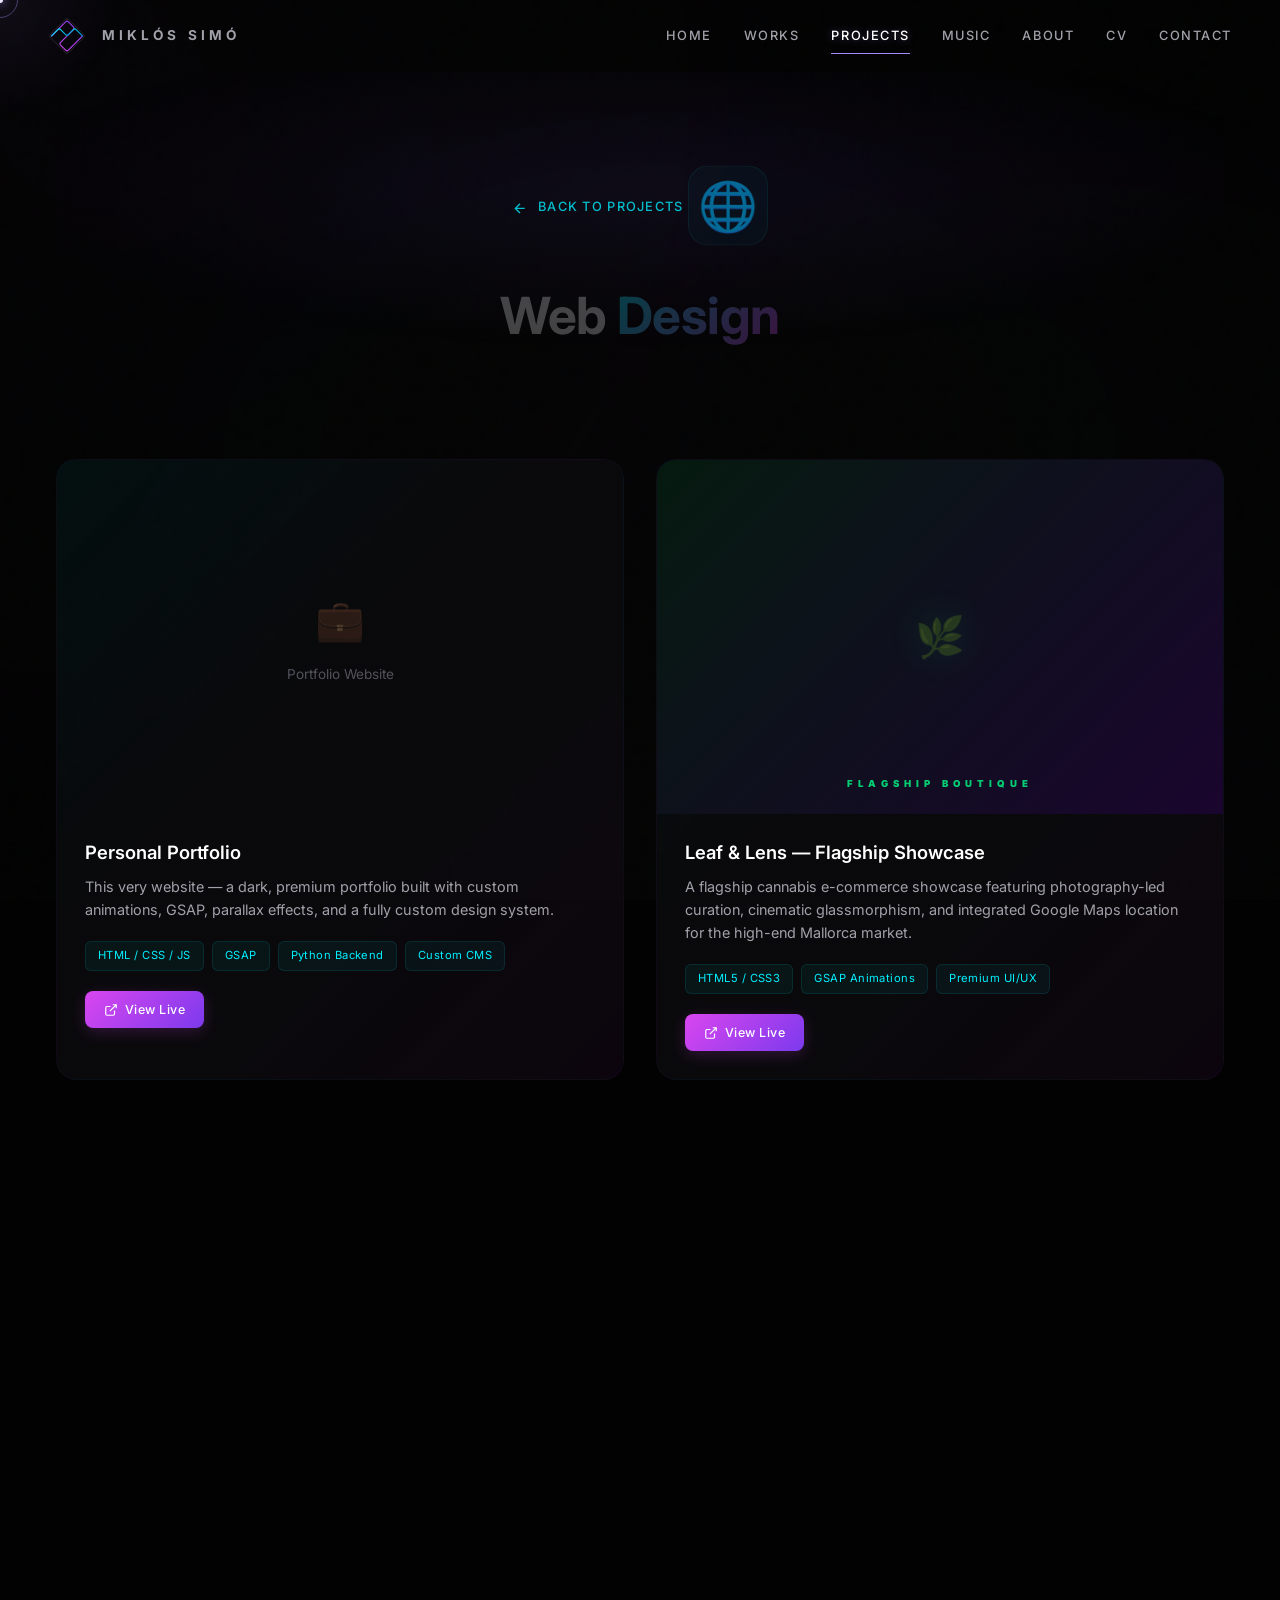
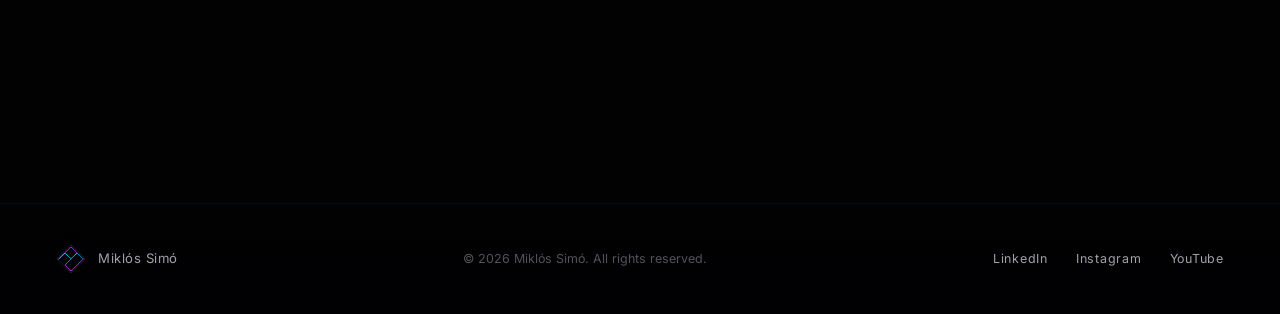
<file: gallery-web.html>
<!DOCTYPE html>
<html lang="en">
<head>
  <meta charset="UTF-8">
  <meta name="viewport" content="width=device-width, initial-scale=1.0">
  <title>Web Design — Miklós Simó</title>
  <meta name="description" content="Web design portfolio of Miklós Simó — modern websites, landing pages, and web applications.">
  <link rel="preconnect" href="https://fonts.googleapis.com">
  <link rel="preconnect" href="https://fonts.gstatic.com" crossorigin>
  <link href="https://fonts.googleapis.com/css2?family=Inter:wght@300;400;500;600;700&family=Sora:wght@300;400;500;600;700;800&display=swap" rel="stylesheet">
  <link rel="icon" type="image/svg+xml" href="data:image/svg+xml,%3Csvg xmlns='http://www.w3.org/2000/svg' viewBox='0 0 32 32'%3E%3Crect width='32' height='32' rx='6' fill='%231a0533'/%3E%3Ctext x='16' y='22' font-family='sans-serif' font-size='14' font-weight='700' fill='%238b5cf6' text-anchor='middle'%3EMS%3C/text%3E%3C/svg%3E">
  <link rel="stylesheet" href="styles.css">
  <link rel="stylesheet" href="gallery.css">
</head>
<body>

<!-- Premium Ambient Background Motion & Subtle Dust -->
<div class="ambient-bg" aria-hidden="true">
  <div class="ambient-dust"></div>
  <div class="ambient-blob ambient-blob-1"></div>
  <div class="ambient-blob ambient-blob-2"></div>
  <div class="ambient-blob ambient-blob-3"></div>
</div>

<!-- Cursor -->
<div class="cursor-dot" id="cursor-dot" aria-hidden="true"></div>
<div class="cursor-ring" id="cursor-ring" aria-hidden="true"></div>
<div class="cursor-glow" id="cursor-glow" aria-hidden="true"></div>

<!-- Navigation -->
<header class="main-nav scrolled" id="main-nav">
  <div class="nav-container">
    <a href="index.html" class="nav-brand" id="nav-brand-link">
      <svg class="brand-svg diamond-nav-svg" width="38" height="38" viewBox="0 0 100 100" xmlns="http://www.w3.org/2000/svg">
        <defs>
          <linearGradient id="gweb-nav-cyan" x1="0%" y1="0%" x2="100%" y2="100%">
            <stop offset="0%" stop-color="#00f0ff"/>
            <stop offset="100%" stop-color="#0284c7"/>
          </linearGradient>
          <linearGradient id="gweb-nav-purple" x1="0%" y1="100%" x2="100%" y2="0%">
            <stop offset="0%" stop-color="#d946ef"/>
            <stop offset="100%" stop-color="#7c3aed"/>
          </linearGradient>
        </defs>
        <path class="logo-outer" d="M 45.8 6.2 Q 50 2 54.2 6.2 L 93.8 45.8 Q 98 50 93.8 54.2 L 54.2 93.8 Q 50 98 45.8 93.8 L 6.2 54.2 Q 2 50 6.2 45.8 Z" fill="none" stroke="rgba(255,255,255,0.18)" stroke-width="2"/>
        <g transform="scale(0.85)" transform-origin="50 50">
          <path class="logo-s" d="M 98 50 L 54.2 93.8 Q 50 98 45.8 93.8 L 30.2 78.2 Q 26 74 30.2 69.8 L 69.8 30.2 Q 74 26 69.8 21.8 L 54.2 6.2 Q 50 2 45.8 6.2 L 2 50" fill="none" stroke="url(#gweb-nav-purple)" stroke-width="3.5" stroke-linecap="round" stroke-linejoin="round"/>
          <path class="logo-m" d="M 2 50 L 21.8 30.2 Q 26 26 30.2 30.2 L 45.8 45.8 Q 50 50 54.2 45.8 L 69.8 30.2 Q 74 26 78.2 30.2 L 98 50" fill="none" stroke="url(#gweb-nav-cyan)" stroke-width="3.5" stroke-linecap="round" stroke-linejoin="round"/>
        </g>
      </svg>
      <span class="brand-name">MIKLÓS SIMÓ</span>
    </a>
    <nav class="nav-links" aria-label="Main navigation">
      <a href="index.html#hero" class="nav-link">Home</a>
      <a href="index.html#featured" class="nav-link">Works</a>
      <a href="index.html#projects" class="nav-link active">Projects</a>
      <a href="index.html#music" class="nav-link">Music</a>
      <a href="index.html#about" class="nav-link">About</a>
      <a href="index.html#cv" class="nav-link">CV</a>
      <a href="index.html#contact" class="nav-link">Contact</a>
    </nav>
    <button class="menu-toggle" id="menu-toggle" aria-label="Toggle menu">
      <span></span><span></span><span></span>
    </button>
  </div>
</header>
<div class="mobile-nav-overlay" id="mobile-nav-overlay">
  <nav class="mobile-nav-links">
    <a href="index.html#hero" class="mobile-nav-link">Home</a>
    <a href="index.html#featured" class="mobile-nav-link">Works</a>
    <a href="index.html#projects" class="mobile-nav-link">Projects</a>
    <a href="index.html#music" class="mobile-nav-link">Music</a>
    <a href="index.html#about" class="mobile-nav-link">About</a>
    <a href="index.html#cv" class="mobile-nav-link">CV</a>
    <a href="index.html#contact" class="mobile-nav-link">Contact</a>
  </nav>
</div>

<!-- ═══════════════ WEB DESIGN GALLERY ═══════════════ -->
<main class="gallery-page">
  <div class="container">

    <div class="gallery-hero">
      <a href="index.html#projects" class="gallery-back">
        <svg viewBox="0 0 24 24" fill="none" stroke="currentColor" stroke-width="2"><path d="M19 12H5M12 19l-7-7 7-7"/></svg>
        Back to Projects
      </a>
      <div class="gallery-hero-icon">🌐</div>
      <h1>Web <em>Design</em></h1>
      <p>Modern websites and web applications designed with attention to aesthetics, UX, and performance.</p>
    </div>

    <div class="gallery-content">
      <div class="web-projects-grid">

        <!-- Project 1: Portfolio Website -->
        <div class="web-project-card reveal-up">
          <div class="web-project-screenshots">
            <div class="screenshot-placeholder">
              <span class="screenshot-placeholder-icon">💼</span>
              <span>Portfolio Website</span>
            </div>
          </div>
          <div class="web-project-body">
            <h3>Personal Portfolio</h3>
            <p>This very website — a dark, premium portfolio built with custom animations, GSAP, parallax effects, and a fully custom design system.</p>
            <div class="web-project-techs">
              <span class="web-tech">HTML / CSS / JS</span>
              <span class="web-tech">GSAP</span>
              <span class="web-tech">Python Backend</span>
              <span class="web-tech">Custom CMS</span>
            </div>
            <div class="web-project-actions">
              <a href="index.html" class="web-btn web-btn-live">
                <svg width="14" height="14" viewBox="0 0 24 24" fill="none" stroke="currentColor" stroke-width="2"><path d="M18 13v6a2 2 0 0 1-2 2H5a2 2 0 0 1-2-2V8a2 2 0 0 1 2-2h6"/><polyline points="15 3 21 3 21 9"/><line x1="10" y1="14" x2="21" y2="3"/></svg>
                View Live
              </a>
            </div>
          </div>
        </div>

        <!-- Project 2: Cannabis Shop -->
        <div class="web-project-card reveal-up">
          <div class="web-project-screenshots">
            <div class="screenshot-placeholder" style="background: linear-gradient(135deg, #051a0f 0%, #1a052e 100%);">
              <span class="screenshot-placeholder-icon" style="filter: drop-shadow(0 0 20px rgba(0,255,136,0.5));">🌿</span>
              <div style="position: absolute; bottom: 20px; text-align: center; width: 100%;">
                <span style="color: #00ff88; font-weight: 900; letter-spacing: 5px; font-size: 0.6rem; text-transform: uppercase; opacity: 0.8;">Flagship Boutique</span>
              </div>
            </div>
          </div>
          <div class="web-project-body">
            <h3>Leaf & Lens — Flagship Showcase</h3>
            <p>A flagship cannabis e-commerce showcase featuring photography-led curation, cinematic glassmorphism, and integrated Google Maps location for the high-end Mallorca market.</p>
            <div class="web-project-techs">
              <span class="web-tech">HTML5 / CSS3</span>
              <span class="web-tech">GSAP Animations</span>
              <span class="web-tech">Premium UI/UX</span>
            </div>
            <div class="web-project-actions">
              <a href="projects/cannabis-shop/index.html" target="_blank" class="web-btn web-btn-live">
                <svg width="14" height="14" viewBox="0 0 24 24" fill="none" stroke="currentColor" stroke-width="2"><path d="M18 13v6a2 2 0 0 1-2 2H5a2 2 0 0 1-2-2V8a2 2 0 0 1 2-2h6"/><polyline points="15 3 21 3 21 9"/><line x1="10" y1="14" x2="21" y2="3"/></svg>
                View Live
              </a>
            </div>
          </div>
        </div>

        <!-- Project 3: E-commerce -->
        <div class="web-project-card reveal-up">
          <div class="web-project-screenshots">
            <div class="screenshot-placeholder">
              <span class="screenshot-placeholder-icon">🛒</span>
              <span>E-Commerce Store</span>
            </div>
          </div>
          <div class="web-project-body">
            <h3>E-Commerce Concept</h3>
            <p>Full e-commerce website design with product catalog, cart system, checkout flow, and admin dashboard concept.</p>
            <div class="web-project-techs">
              <span class="web-tech">React</span>
              <span class="web-tech">Node.js</span>
              <span class="web-tech">Stripe</span>
            </div>
            <div class="web-project-actions">
              <span class="web-btn web-btn-coming">Coming Soon</span>
            </div>
          </div>
        </div>

        <!-- Project 4: Dashboard -->
        <div class="web-project-card reveal-up">
          <div class="web-project-screenshots">
            <div class="screenshot-placeholder">
              <span class="screenshot-placeholder-icon">📊</span>
              <span>Analytics Dashboard</span>
            </div>
          </div>
          <div class="web-project-body">
            <h3>Analytics Dashboard</h3>
            <p>Dark-themed analytics dashboard with real-time charts, data visualization components, and a clean, modern interface.</p>
            <div class="web-project-techs">
              <span class="web-tech">Vue.js</span>
              <span class="web-tech">D3.js</span>
              <span class="web-tech">Chart.js</span>
            </div>
            <div class="web-project-actions">
              <span class="web-btn web-btn-coming">Coming Soon</span>
            </div>
          </div>
        </div>

      </div>
    </div>

  </div>
</main>

<!-- Footer -->
<footer class="main-footer">
  <div class="container">
    <div class="footer-content">
      <div class="footer-brand">
        <svg class="footer-svg" width="30" height="30" viewBox="0 0 100 100" xmlns="http://www.w3.org/2000/svg">
          <defs>
            <linearGradient id="gweb-foot-cyan" x1="0%" y1="0%" x2="100%" y2="100%">
              <stop offset="0%" stop-color="#00f0ff"/>
              <stop offset="100%" stop-color="#0284c7"/>
            </linearGradient>
            <linearGradient id="gweb-foot-purple" x1="0%" y1="100%" x2="100%" y2="0%">
              <stop offset="0%" stop-color="#d946ef"/>
              <stop offset="100%" stop-color="#7c3aed"/>
            </linearGradient>
          </defs>
          <path d="M 45.8 6.2 Q 50 2 54.2 6.2 L 93.8 45.8 Q 98 50 93.8 54.2 L 54.2 93.8 Q 50 98 45.8 93.8 L 6.2 54.2 Q 2 50 6.2 45.8 Z" fill="none" stroke="rgba(255,255,255,0.18)" stroke-width="2"/>
          <g transform="scale(0.85)" transform-origin="50 50">
            <path d="M 98 50 L 54.2 93.8 Q 50 98 45.8 93.8 L 30.2 78.2 Q 26 74 30.2 69.8 L 69.8 30.2 Q 74 26 69.8 21.8 L 54.2 6.2 Q 50 2 45.8 6.2 L 2 50" fill="none" stroke="url(#gweb-foot-purple)" stroke-width="3.5" stroke-linecap="round" stroke-linejoin="round"/>
            <path d="M 2 50 L 21.8 30.2 Q 26 26 30.2 30.2 L 45.8 45.8 Q 50 50 54.2 45.8 L 69.8 30.2 Q 74 26 78.2 30.2 L 98 50" fill="none" stroke="url(#gweb-foot-cyan)" stroke-width="3.5" stroke-linecap="round" stroke-linejoin="round"/>
          </g>
        </svg>
        <span class="footer-name">Miklós Simó</span>
      </div>
      <p class="footer-copy">© 2026 Miklós Simó. All rights reserved.</p>
      <div class="footer-links">
        <a href="https://www.linkedin.com/" target="_blank">LinkedIn</a>
        <a href="https://www.instagram.com/" target="_blank">Instagram</a>
        <a href="https://www.youtube.com/" target="_blank">YouTube</a>
      </div>
    </div>
  </div>
</footer>

<script src="https://cdnjs.cloudflare.com/ajax/libs/gsap/3.12.5/gsap.min.js"></script>
<script src="gallery.js"></script>
</body>
</html>
</file>
<file: styles.css>
/* ═══════════════════════════════════════════════
   MIKLÓS SIMÓ — LUXURY DIAMOND PORTFOLIO
   Design System & Core Styles
═══════════════════════════════════════════════ */

:root {
  /* ── AAA Cinematic Studio Palette ── */
  --bg-deep: #020202; /* Pure charcoal black for the void */
  --bg-surface: #070707;
  --bg-card: linear-gradient(135deg, rgba(0, 240, 255, 0.05) 0%, rgba(10, 10, 12, 0.95) 40%, rgba(10, 10, 12, 0.95) 60%, rgba(217, 70, 239, 0.05) 100%);
  --bg-card-hover: linear-gradient(135deg, rgba(0, 240, 255, 0.1) 0%, rgba(10, 10, 12, 0.98) 40%, rgba(10, 10, 12, 0.98) 60%, rgba(217, 70, 239, 0.1) 100%);
  --card-border: 1px solid rgba(0, 240, 255, 0.1);
  --card-border-hover: 1px solid rgba(217, 70, 239, 0.25);
  --card-glow-hover: 0 15px 45px rgba(0,0,0,0.8), 0 0 30px rgba(0, 240, 255, 0.2), 0 0 30px rgba(217, 70, 239, 0.2);
  --bg-elevated: #111115;
  
  /* ── Cyber Neon Accents ── */
  --neon-cyan: #00f0ff;
  --neon-purple: #d946ef;
  --neon-blue: #3b82f6;
  
  --purple-900: #1a0b2e;
  --purple-700: #3b1c6b;
  --purple-500: #7c3aed;
  --purple-400: #a78bfa;
  --purple-300: #c4b5fd;
  --purple-200: #ede9fe;
  
  --violet-glow: #a855f7;
  --cyan-glow: #0ea5e9;
  
  /* ── Unified Gradients ── */
  --text-gradient-hero: linear-gradient(125deg, #f0e6ff 0%, #d8b4fe 30%, #d946ef 70%, #c026d3 100%);
  
  /* ── Text Hierarchy ── */
  --text-primary: #ffffff;
  --text-secondary: #a1a1aa;
  --text-muted: #52525b;
  
  /* ── Glass & Depth ── */
  --glass-bg: rgba(5, 5, 5, 0.75);
  --glass-border: rgba(255, 255, 255, 0.04);
  
  /* ── Cinematic Glows ── */
  --glow-sm: 0 4px 20px rgba(0, 240, 255, 0.15), 0 0 10px rgba(217, 70, 239, 0.1);
  --glow-md: 0 8px 30px rgba(0, 240, 255, 0.2), 0 0 15px rgba(217, 70, 239, 0.15);
  --glow-lg: 0 12px 50px rgba(0, 240, 255, 0.25), 0 0 25px rgba(217, 70, 239, 0.2);
  
  /* ── AAA Easing ── */
  --ease-out: cubic-bezier(0.19, 1, 0.22, 1);
  --ease-spring: cubic-bezier(0.175, 0.885, 0.32, 1.275);
  --ease-smooth: cubic-bezier(0.25, 1, 0.5, 1);
  --font-display: 'Inter', sans-serif;
  --font-body: 'Inter', sans-serif;
  --container: 1400px;
  --nav-h: 72px;
  --section-pad: clamp(8rem, 16vh, 13rem);
  --hover-scale: 1.05;
}

*, *::before, *::after { margin:0; padding:0; box-sizing:border-box; }
html { font-size:16px; scroll-behavior:smooth; background:var(--bg-deep); }
body {
  font-family:var(--font-body); color:var(--text-primary);
  background:var(--bg-deep); line-height:1.6; overflow-x:hidden;
  -webkit-font-smoothing:antialiased;
  -moz-osx-font-smoothing:grayscale;
  text-rendering:optimizeLegibility;
}
::selection { background:rgba(139,92,246,.35); color:#fff; }
a { color:inherit; text-decoration:none; }
img { max-width:100%; display:block; }
button { font-family:inherit; cursor:none; border:none; background:none; color:inherit; }

.container { max-width:var(--container); margin:0 auto; padding:0 clamp(1.5rem,5vw,3.5rem); width:100%; }
.section { padding:var(--section-pad) 0; position:relative; z-index:1; overflow:hidden; }
.glass-panel {
  background:var(--glass-bg); backdrop-filter:blur(28px); -webkit-backdrop-filter:blur(28px);
  border:1px solid var(--glass-border); border-radius:20px;
  transition:border-color .5s var(--ease-out), box-shadow .5s var(--ease-out);
}

/* ══════════════════════════════════════════════════
   GLOBAL AMBIENT BACKGROUND MOTION
   ══════════════════════════════════════════════════ */
.ambient-bg {
  position: fixed;
  inset: 0;
  z-index: 0;
  pointer-events: none;
  overflow: hidden;
  background: var(--bg-deep);
}

.ambient-blob {
  position: absolute;
  border-radius: 50%;
  filter: blur(180px);
  opacity: 0.14;
  mix-blend-mode: screen;
  animation: ambient-drift 40s ease-in-out infinite alternate;
  will-change: transform;
  transform: translate3d(0, 0, 0);
  backface-visibility: hidden;
}

.ambient-blob-1 {
  width: 800px;
  height: 800px;
  background: radial-gradient(circle, rgba(139, 92, 246, 0.18) 0%, transparent 70%);
  top: -300px;
  left: -300px;
  animation-duration: 50s;
}

.ambient-blob-2 {
  width: 1000px;
  height: 1000px;
  background: radial-gradient(circle, rgba(123, 94, 167, 0.12) 0%, transparent 70%);
  bottom: -400px;
  right: -300px;
  animation-duration: 65s;
  animation-direction: alternate-reverse;
}

.ambient-blob-3 {
  width: 700px;
  height: 700px;
  background: radial-gradient(circle, rgba(96, 165, 250, 0.08) 0%, transparent 70%);
  top: 35%;
  left: 25%;
  animation-duration: 70s;
}


@keyframes ambient-drift {
  0% { transform: translate3d(0, 0, 0) scale(1.0); }
  50% { transform: translate3d(30px, -20px, 0) scale(1.05); }
  100% { transform: translate3d(-20px, 15px, 0) scale(0.95); }
}

/* Very subtle static noise/dust overlay for cinematic depth */
.ambient-dust {
  position: absolute;
  inset: -100%;
  width: 300%;
  height: 300%;
  background-image: url("data:image/svg+xml,%3Csvg viewBox='0 0 200 200' xmlns='http://www.w3.org/2000/svg'%3E%3Cfilter id='noiseFilter'%3E%3CfeTurbulence type='fractalNoise' baseFrequency='0.9' numOctaves='4' stitchTiles='stitch'/%3E%3C/filter%3E%3Crect width='100%25' height='100%25' filter='url(%23noiseFilter)'/%3E%3C/svg%3E");
  opacity: 0.045; /* Cinema noise */
  mix-blend-mode: overlay;
  pointer-events: none;
  z-index: 1;
  animation: dust-rotate 300s linear infinite;
}

@keyframes dust-rotate {
  0% { transform: rotate(0deg); }
  100% { transform: rotate(360deg); }
}

/* ══════════════════════════════════════════════════
   AAA CINEMATIC LOADER
   ══════════════════════════════════════════════════ */

.loader {
  position:fixed; inset:0; z-index:10000;
  /* Darken base to true black for maximum void effect / reduce stutter visually */
  background: #000000; 
  display:flex; align-items:center; justify-content:center;
  overflow:hidden;
  /* Use the AAA smooth easing here for the final fade out */
  transition:opacity 1.2s cubic-bezier(0.25, 1, 0.5, 1), visibility 1.2s;
  will-change: opacity, visibility;
  transform: translate3d(0,0,0); /* Hardware acceleration to prevent mobile flicker */
  backface-visibility: hidden;
  perspective: 1000px;
}
.loader.done { opacity:0; visibility:hidden; pointer-events:none; }

.aaa-loader-container {
  display: flex;
  flex-direction: column;
  align-items: center;
  gap: 40px;
  z-index: 2;
  position: relative;
}

.aaa-loader-svg {
  width: 15vw;
  max-width: 180px;
  min-width: 100px;
  overflow: visible;
  /* Hardware acceleration to prevent stroboscope rendering on mobile */
  transform: translate3d(0,0,0);
  will-change: transform;
}

/* Neon HUD Line Drawing Animations */
.aaa-line {
  stroke-dasharray: 600;
  stroke-dashoffset: 600;
}

/* Base outline starts hidden, draws in fast and smooth */
.aaa-outer, .aaa-outer-glow {
  transition: stroke-dashoffset 2.2s cubic-bezier(0.25, 1, 0.5, 1);
}

/* Inner neon S & M paths */
.aaa-line-s {
  stroke-dasharray: 450;
  stroke-dashoffset: 450;
  transition: stroke-dashoffset 1.8s cubic-bezier(0.25, 1, 0.5, 1) 0.3s;
}
.aaa-line-m {
  stroke-dasharray: 450;
  stroke-dashoffset: 450;
  transition: stroke-dashoffset 1.8s cubic-bezier(0.25, 1, 0.5, 1) 0.5s;
}

/* Class added via JS to trigger the draw */
.draw-active .aaa-outer { stroke-dashoffset: 0; }
.draw-active .aaa-outer-glow { stroke-dashoffset: 0; opacity: 1; transition: stroke-dashoffset 2.2s cubic-bezier(0.25, 1, 0.5, 1), opacity 1s ease 0.8s; }
.draw-active .aaa-line-s { stroke-dashoffset: 0; }
.draw-active .aaa-line-m { stroke-dashoffset: 0; }
.draw-active .aaa-loader-svg {
  filter: drop-shadow(0 0 15px rgba(0, 240, 255, 0.3)) drop-shadow(0 0 15px rgba(217, 70, 239, 0.3));
  transition: filter 2s ease 1.2s;
}

/* Final cinematic pop before exit — buttery smooth, no strobing */
.aaa-loader-exit-pulse {
  animation: cinematic-pulse 1.4s cubic-bezier(0.4, 0, 0.2, 1) forwards;
  will-change: transform, opacity;
  transform: translate3d(0,0,0);
  backface-visibility: hidden;
}

@keyframes cinematic-pulse {
  0%   { transform: scale(1);    filter: drop-shadow(0 0 15px rgba(0,240,255,0.35)) drop-shadow(0 0 15px rgba(217,70,239,0.35)); opacity: 1; }
  45%  { transform: scale(1.04); filter: drop-shadow(0 0 45px rgba(0,240,255,0.65)) drop-shadow(0 0 45px rgba(217,70,239,0.65)) brightness(1.3); opacity: 1; }
  75%  { transform: scale(1.08); filter: drop-shadow(0 0 70px rgba(0,240,255,0.8))  drop-shadow(0 0 70px rgba(217,70,239,0.8))  brightness(1.8); opacity: 0.95; }
  100% { transform: scale(1.15); filter: drop-shadow(0 0 90px rgba(0,240,255,1))   drop-shadow(0 0 90px rgba(217,70,239,1))   brightness(2.5); opacity: 0; }
}

/* ── CURSOR ── */
.cursor-dot {
  width:6px; height:6px; background:var(--purple-200); border-radius:50%;
  position:fixed; top:0; left:0; pointer-events:none; z-index:9999;
  transform:translate(-50%,-50%); box-shadow:0 0 10px var(--purple-400);
}
.cursor-ring {
  width:36px; height:36px; border:1px solid rgba(167,139,250,.4);
  border-radius:50%; position:fixed; top:0; left:0; pointer-events:none; z-index:9998;
  transform:translate(-50%,-50%); transition:width .3s cubic-bezier(0.16, 1, 0.3, 1), height .3s cubic-bezier(0.16, 1, 0.3, 1), border-color .3s, background .3s;
}
.cursor-ring.hov { width:64px; height:64px; border-color:var(--purple-400); background:rgba(139,92,246,.05); border-width:1.5px; }
.cursor-glow {
  width:260px; height:260px; border-radius:50%; position:fixed; top:0; left:0;
  pointer-events:none; z-index:9990; transform:translate(-50%,-50%);
  background:radial-gradient(circle,rgba(167,139,250,.08) 0%,transparent 65%);
  transition:width .4s, height .4s, background .4s;
}
.cursor-glow.hov { width:320px; height:320px; background:radial-gradient(circle,rgba(167,139,250,.12) 0%,transparent 70%); }

/* Cursor Ripple Effect */
.cursor-ripple {
  position:fixed; border-radius:50%; border:2px solid var(--purple-400);
  pointer-events:none; z-index:9997; transform:translate(-50%,-50%) scale(0.5); opacity:1;
  animation:ripple-out 0.6s cubic-bezier(0.16, 1, 0.3, 1) forwards;
}
@keyframes ripple-out {
  100% { transform:translate(-50%,-50%) scale(2); opacity:0; border-width:0; }
}

/* FIX: hide custom cursor on touch devices */
@media (pointer:coarse) { .cursor-dot,.cursor-ring,.cursor-glow { display:none; } body { cursor:auto; } button { cursor:pointer; } }

/* ── NAV ── */
.main-nav {
  position:fixed; top:0; left:0; width:100%; height:var(--nav-h); z-index:1000;
  display:flex; align-items:center; transition:background .4s,backdrop-filter .4s,box-shadow .4s;
}
.main-nav.scrolled {
  background:rgba(3,2,6,.88); backdrop-filter:blur(20px); -webkit-backdrop-filter:blur(20px);
  box-shadow:0 1px 0 rgba(139,92,246,.06), 0 4px 30px rgba(0,0,0,.3);
}
.nav-container { display:flex; align-items:center; justify-content:space-between; width:100%; max-width:var(--container); margin:0 auto; padding:0 clamp(1.5rem,4vw,3rem); }
/* ── NAV BRAND — AAA cinematic monogram ── */
.nav-brand {
  display: flex;
  align-items: center;
  gap: 1rem;
  text-decoration: none;
  -webkit-tap-highlight-color: transparent;
  outline: none;
  position: relative;
}

.brand-svg {
  display: block;
  overflow: visible;
  transition: transform 0.6s cubic-bezier(0.19, 1, 0.22, 1);
}

.nav-brand:hover .brand-svg {
  transform: translateY(-2px) scale(var(--hover-scale));
  filter: drop-shadow(0 0 15px rgba(0,240,255,0.4));
}

/* SVG Neon Pulses on hover */
.logo-s, .logo-m, .logo-outer {
  transition: filter 0.6s var(--ease-out), stroke-opacity 0.6s;
}

.nav-brand:hover .logo-s {
  filter: drop-shadow(0 0 8px rgba(217,70,239,0.8));
}
.nav-brand:hover .logo-m {
  filter: drop-shadow(0 0 8px rgba(0,240,255,0.8));
}

.brand-name {
  font-family:var(--font-display);
  font-weight:700;
  font-size:.85rem;
  letter-spacing:.3em;
  text-transform:uppercase;
  position: relative;
  transition: color .4s, text-shadow 0.4s;
  color:var(--text-secondary);
}
.nav-brand:hover .brand-name {
  color:var(--text-primary);
  text-shadow: 0 0 15px rgba(255,255,255,0.5);
}
.nav-links { display:flex; gap:2rem; }
.nav-link {
  font-size:.8rem; font-weight:500; letter-spacing:.12em; text-transform:uppercase;
  color:var(--text-secondary); position:relative; padding:.5rem 0; transition:color .3s;
}
.nav-link::after {
  content:''; position:absolute; bottom:0; left:0; width:0; height:1.5px;
  background:var(--purple-400); transition:width .3s var(--ease-out);
}
.nav-link:hover,.nav-link.active { color:var(--text-primary); }
.nav-link:hover::after,.nav-link.active::after { width:100%; }
.menu-toggle { display:none; flex-direction:column; gap:5px; padding:8px; }
.menu-toggle span { width:22px; height:1.5px; background:var(--text-primary); transition:transform .3s,opacity .3s; }
.menu-toggle.open span:nth-child(1) { transform:rotate(45deg) translate(4px,4px); }
.menu-toggle.open span:nth-child(2) { opacity:0; }
.menu-toggle.open span:nth-child(3) { transform:rotate(-45deg) translate(5px,-5px); }

.mobile-nav-overlay {
  position:fixed; inset:0; z-index:999; background:rgba(3,1,8,.95); backdrop-filter:blur(20px);
  display:flex; align-items:center; justify-content:center;
  opacity:0; visibility:hidden; transition:opacity .4s,visibility .4s;
}
.mobile-nav-overlay.open { opacity:1; visibility:visible; }
.mobile-nav-links { display:flex; flex-direction:column; gap:1.5rem; text-align:center; }
.mobile-nav-link { font-family:var(--font-display); font-size:1.8rem; font-weight:600; color:var(--text-primary); letter-spacing:.05em; }

/* ═══════════════════════════════════════════════
   HERO — AAA CINEMATIC BACKGROUND
   ═══════════════════════════════════════════════ */
.hero-section {
  position:relative; min-height:100vh; display:flex; align-items:center; justify-content:center;
  overflow:hidden;
}

/* Background container */
.hero-bg {
  position:absolute; inset:0; z-index:0;
  background-color: var(--bg-deep);
}

.hero-bg-base {
  position:absolute; inset:0;
  background: radial-gradient(ellipse 120% 80% at 50% 30%, #0a0318 0%, #020202 70%);
  z-index:0;
}

/* Massive background rotating HUD diamond */
.hero-bg-logo {
  position: absolute;
  top: 50%; left: 50%;
  width: 130vw; height: 130vw;
  max-width: 1800px; max-height: 1800px;
  transform: translate3d(-50%, -50%, 0);
  animation: hud-diamond-rotate 200s linear infinite;
  opacity: 0.5;
  z-index: 1;
  pointer-events: none;
  filter: blur(2px) drop-shadow(0 0 30px rgba(217,70,239,0.15)) drop-shadow(0 0 60px rgba(0,240,255,0.08));
  will-change: transform;
  backface-visibility: hidden;
}

.hero-bg-logo svg {
  width: 100%; height: 100%;
}

@keyframes hud-diamond-rotate {
  0%   { transform: translate3d(-50%, -50%, 0) rotate(0deg)   scale(1); }
  50%  { transform: translate3d(-50%, -50%, 0) rotate(180deg) scale(1.03); }
  100% { transform: translate3d(-50%, -50%, 0) rotate(360deg) scale(1); }
}

/* Floating Glass Orbs — geometry motion */
.glass-orb {
  position: absolute;
  border-radius: 50%;
  pointer-events: none;
  will-change: transform;
  transform: translate3d(0, 0, 0);
  backface-visibility: hidden;
}
.orb-1 {
  width: clamp(160px, 18vw, 280px);
  height: clamp(160px, 18vw, 280px);
  top: 12%; left: 8%;
  background: radial-gradient(circle at 35% 35%, rgba(0,240,255,0.08) 0%, rgba(0,240,255,0.03) 50%, transparent 70%);
  border: 1px solid rgba(0,240,255,0.06);
  filter: blur(1px);
  animation: orb-float-a 22s ease-in-out infinite alternate;
}
.orb-2 {
  width: clamp(120px, 14vw, 220px);
  height: clamp(120px, 14vw, 220px);
  top: 55%; right: 10%;
  background: radial-gradient(circle at 40% 40%, rgba(217,70,239,0.1) 0%, rgba(217,70,239,0.04) 50%, transparent 70%);
  border: 1px solid rgba(217,70,239,0.07);
  filter: blur(1px);
  animation: orb-float-b 28s ease-in-out infinite alternate;
}
.orb-3 {
  width: clamp(80px, 10vw, 160px);
  height: clamp(80px, 10vw, 160px);
  top: 30%; right: 25%;
  background: radial-gradient(circle at 38% 38%, rgba(124,58,237,0.12) 0%, transparent 70%);
  border: 1px solid rgba(139,92,246,0.07);
  filter: blur(1px);
  animation: orb-float-c 18s ease-in-out infinite alternate;
}
@keyframes orb-float-a {
  0%   { transform: translate3d(0,0,0) scale(1); }
  33%  { transform: translate3d(20px,-15px,0) scale(1.04); }
  66%  { transform: translate3d(-10px,25px,0) scale(0.97); }
  100% { transform: translate3d(15px,10px,0) scale(1.02); }
}
@keyframes orb-float-b {
  0%   { transform: translate3d(0,0,0) scale(1); }
  40%  { transform: translate3d(-25px,20px,0) scale(1.06); }
  80%  { transform: translate3d(15px,-10px,0) scale(0.95); }
  100% { transform: translate3d(-5px,30px,0) scale(1.03); }
}
@keyframes orb-float-c {
  0%   { transform: translate3d(0,0,0) scale(1); }
  50%  { transform: translate3d(18px,-22px,0) scale(1.08); }
  100% { transform: translate3d(-12px,14px,0) scale(0.93); }
}

/* All background layers share this base */
.hero-bg-layer {
  position:absolute; inset:-20%; width:140%; height:140%;
  will-change:transform; transform:translateZ(0);
  backface-visibility:hidden;
}

/* Layer 1: Deep neon aura — cyan left, pink right */
.hero-layer-stars {
  background:
    radial-gradient(ellipse 70% 80% at 20% 65%, rgba(0,240,255,0.18) 0%, transparent 55%),
    radial-gradient(ellipse 60% 70% at 80% 30%, rgba(217,70,239,0.20) 0%, transparent 55%),
    radial-gradient(ellipse 50% 60% at 50% 50%, rgba(88,28,135,0.15) 0%, transparent 60%);
  filter: blur(60px);
  animation: fluid-aura 30s cubic-bezier(0.4, 0, 0.2, 1) infinite alternate;
  z-index: 2;
  will-change: transform;
  transform: translate3d(0,0,0);
}

/* Layer 2: Bright highlight bloom */
.hero-layer-nebula {
  background:
    radial-gradient(ellipse at 75% 75%, rgba(0,240,255,0.12) 0%, transparent 40%),
    radial-gradient(ellipse at 25% 25%, rgba(217,70,239,0.10) 0%, transparent 40%);
  filter: blur(50px);
  mix-blend-mode: screen;
  animation: fluid-aura 22s cubic-bezier(0.4, 0, 0.2, 1) infinite alternate-reverse;
  z-index: 3;
  will-change: transform;
  transform: translate3d(0,0,0);
}

@keyframes fluid-aura {
  0%   { transform: translate3d(0,0,0) scale(1) rotate(0deg); }
  50%  { transform: translate3d(2%,-2%,0) scale(1.08) rotate(1deg); }
  100% { transform: translate3d(-2%,3%,0) scale(0.96) rotate(-1deg); }
}

/* Layer 5: Particle canvas */
.hero-layer-particles {
  pointer-events:none;
  mix-blend-mode: screen;
  opacity: 0.9;
  z-index: 4;
  transform: translate3d(0,0,0);
  will-change: transform;
  backface-visibility: hidden;
}
.hero-layer-particles canvas { width:100%; height:100%; }

/* Layer 6: Edge light bleeding — cyan top, pink bottom */
.hero-layer-rays {
  background:
    radial-gradient(ellipse at 50% -10%, rgba(0,240,255,0.18) 0%, transparent 45%),
    radial-gradient(ellipse at 50% 110%, rgba(217,70,239,0.15) 0%, transparent 45%),
    radial-gradient(ellipse at -5% 50%, rgba(0,240,255,0.10) 0%, transparent 40%),
    radial-gradient(ellipse at 105% 50%, rgba(217,70,239,0.10) 0%, transparent 40%);
  filter: blur(40px);
  z-index: 2;
}

/* Cinematic deep vignette - darker for more premium contrast */
.hero-bg-vignette {
  position:absolute; inset:0; z-index:7; pointer-events:none;
  background:radial-gradient(ellipse 90% 75% at 50% 50%, rgba(2,2,2,0.1) 20%, rgba(2,2,2,0.7) 60%, rgba(2,2,2,0.98) 100%);
}

/* Bottom gradient fade to section */
.hero-bg-gradient {
  position:absolute; inset:0; z-index:8; pointer-events:none;
  background:linear-gradient(
    180deg,
    rgba(2,2,2,0.08) 0%,
    transparent 20%,
    transparent 55%,
    rgba(2,2,2,0.5) 72%,
    rgba(2,2,2,0.98) 90%,
    rgba(2,2,2,1) 100%
  );
}

/* ── HERO CONTENT ── */
.hero-content { position:relative; z-index:10; text-align:center; padding:0 clamp(1.5rem,5vw,5rem); max-width:1400px; width: 100%; }
.hero-greeting {
  font-size:clamp(.75rem,.9vw,.9rem); letter-spacing:.55em; text-transform:uppercase;
  color:var(--neon-cyan); margin-bottom:1.5rem; font-weight:600; opacity:0;
  text-shadow: 0 0 12px rgba(0,240,255,0.5), 0 0 30px rgba(0,240,255,0.2);
  will-change: transform, opacity;
  transform: translate3d(0,0,0);
  backface-visibility: hidden;
}
.hero-name {
  font-family:var(--font-display);
  font-size:clamp(5.5rem, 14vw, 160px);
  font-weight:800;
  line-height:0.88;
  margin-bottom:2.5rem;
  letter-spacing:-0.04em;
  opacity: 0;
  transform: translate3d(0, 20px, 0) scale(0.9);
  filter: drop-shadow(0 20px 50px rgba(0,0,0,0.9));
  will-change: transform, opacity, filter;
  backface-visibility: hidden;
}
.name-line { display:block; }
.name-line:first-child {
  color:#ffffff;
  text-shadow: 0 0 60px rgba(255,255,255,0.08);
}
.name-line.accent {
  background: var(--text-gradient-hero);
  -webkit-background-clip:text; background-clip:text; -webkit-text-fill-color:transparent;
  filter: drop-shadow(0 0 50px rgba(217,70,239,0.4));
}
.hero-title {
  font-size:clamp(.82rem,.95vw,1rem); color:var(--text-secondary); margin-bottom:1.5rem;
  letter-spacing:.22em; text-transform:uppercase; font-weight:400; opacity: 0;
  will-change: transform, opacity;
  transform: translate3d(0,0,0);
  backface-visibility: hidden;
}
.title-divider { margin:0 1rem; color:var(--neon-cyan); opacity:.3; }
.hero-tagline {
  font-size:clamp(.95rem,1.1vw,1.05rem); color:var(--text-muted); max-width:520px;
  margin:0 auto 4rem; line-height:1.9; opacity: 0;
  will-change: transform, opacity;
  transform: translate3d(0,0,0);
  backface-visibility: hidden;
}

.hero-cta {
  display:flex; gap:1rem; justify-content:center; flex-wrap:wrap; 
  will-change: transform, opacity;
  transform: translate3d(0,0,0);
  backface-visibility: hidden;
}
.glow-btn { position:relative; overflow:hidden; }
.btn-glow { position:absolute; inset:0; opacity:0; transition:opacity .4s; }
.glow-btn:hover .btn-glow { opacity:1; }

.btn-primary {
  display:inline-flex; align-items:center; padding:.95rem 2.2rem; border-radius:10px;
  background:linear-gradient(135deg, var(--neon-purple), #7c3aed 60%, #4f1d96);
  color:#fff; font-weight:600; font-size:.84rem; letter-spacing:.06em;
  transition:transform .45s var(--ease-smooth), box-shadow .45s var(--ease-smooth), filter .45s var(--ease-smooth);
  box-shadow: 0 4px 20px rgba(217,70,239,0.25);
}
.btn-primary::after {
  content: '';
  position: absolute;
  top: 0; left: -100%; width: 60%; height: 100%;
  background: linear-gradient(90deg, transparent, rgba(255,255,255,0.18), transparent);
  transform: skewX(-20deg);
  transition: left 0.55s var(--ease-out);
}
.btn-primary:hover {
  transform:translateY(-3px) scale(var(--hover-scale));
  box-shadow: 0 8px 40px rgba(217,70,239,0.4), 0 0 20px rgba(217,70,239,0.25);
  filter: brightness(1.12);
}
.btn-primary:hover::after { left: 160%; }
.btn-primary .btn-glow { background:linear-gradient(135deg,rgba(217,70,239,.2),rgba(124,58,237,.15)); border-radius:10px; }

.btn-secondary {
  display:inline-flex; align-items:center; padding:.95rem 2.2rem; border-radius:10px;
  background:rgba(0,240,255,.04); border:1px solid rgba(0,240,255,.18); color:var(--neon-cyan);
  font-weight:600; font-size:.84rem; letter-spacing:.06em;
  transition:transform .4s var(--ease-smooth), box-shadow .4s, background .4s, border-color .4s;
  box-shadow: 0 4px 20px rgba(0,240,255,0.08);
}
.btn-secondary:hover {
  transform:translateY(-3px) scale(var(--hover-scale));
  background:rgba(0,240,255,.09);
  border-color:rgba(0,240,255,.3);
  box-shadow: 0 8px 35px rgba(0,240,255,0.22), 0 0 18px rgba(0,240,255,0.15);
}
.btn-secondary .btn-glow { background:radial-gradient(circle at center, rgba(0,240,255,.12), transparent 70%); border-radius:10px; }

.btn-outline {
  display:inline-flex; align-items:center; padding:.95rem 2.2rem; border-radius:10px;
  border:1px solid rgba(255,255,255,.1); color:var(--text-secondary);
  font-weight:500; font-size:.84rem; letter-spacing:.06em;
  transition:transform .4s var(--ease-smooth), border-color .4s, color .4s, box-shadow .4s;
}
.btn-outline:hover {
  transform:translateY(-3px) scale(var(--hover-scale));
  border-color:rgba(255,255,255,.35);
  color:var(--text-primary);
  box-shadow: 0 4px 20px rgba(255,255,255,0.06);
}

.scroll-indicator { position:absolute; bottom:2rem; left:50%; transform:translateX(-50%); display:flex; flex-direction:column; align-items:center; gap:.6rem; z-index:3; }
.scroll-line { width:1px; height:40px; background:rgba(255,255,255,.15); position:relative; overflow:hidden; }
.scroll-line::after { content:''; position:absolute; top:-100%; left:0; width:100%; height:100%; background:var(--purple-400); animation:scroll-anim 2s infinite; }
@keyframes scroll-anim { 0%{top:-100%} 100%{top:100%} }
.scroll-indicator span { font-size:.65rem; letter-spacing:.2em; text-transform:uppercase; color:var(--text-muted); }

/* ── SCROLL REVEALS ── */
/* FIX: single definition — removed duplicate that caused conflict */
.reveal-up {
  opacity:0; transform:translateY(36px) scale(0.97);
  transition:opacity 1.4s cubic-bezier(0.16, 1, 0.3, 1), transform 1.4s cubic-bezier(0.16, 1, 0.3, 1);
  will-change:opacity, transform;
}
.reveal-up.visible { opacity:1; transform:translateY(0) scale(1); }

/* Soft section glow pseudo-element */
.section::before {
  content:''; position:absolute; top:-100px; left:50%; transform:translateX(-50%);
  width:100%; max-width:1400px; height:1000px; pointer-events:none; z-index:0;
  background:radial-gradient(ellipse 70% 50% at 50% 0%, rgba(139,92,246,.06) 0%, transparent 70%);
}

/* ── SECTIONS COMMON ── */
.section-header { text-align:center; margin-bottom:clamp(4rem,7vw,6rem); }
.section-label { font-family:var(--font-display); font-size:.68rem; letter-spacing:.4em; text-transform:uppercase; color:var(--neon-cyan); margin-bottom:1rem; display:block; font-weight:600; text-shadow:0 0 10px rgba(0,240,255,0.4); }
.section-title { font-family:var(--font-display); font-size:clamp(2.4rem,5vw,4rem); font-weight:700; line-height:1.05; margin-bottom:1.35rem; letter-spacing:-0.02em; }
.section-title em { font-style:normal; background:var(--text-gradient-hero); -webkit-background-clip:text; background-clip:text; -webkit-text-fill-color:transparent; filter: drop-shadow(0 0 15px rgba(217,70,239,0.15)); }
.section-desc { color:var(--text-secondary); font-size:.98rem; max-width:520px; margin:0 auto; line-height:1.75; }

/* ── FEATURED WORKS ── */
.featured-section { background:var(--bg-surface); }
.featured-grid { display:grid; grid-template-columns:repeat(3,1fr); gap:2.5rem; }
.featured-card {
  position:relative; border-radius:20px; overflow:hidden; background:var(--bg-card);
  border:var(--card-border); transition:transform .6s var(--ease-smooth), box-shadow .6s, border-color .6s;
  display:flex; flex-direction:column; cursor:pointer;
}
.featured-card:hover {
  transform:translateY(-7px) scale(var(--hover-scale));
  box-shadow: var(--card-glow-hover);
  border:var(--card-border-hover); background: var(--bg-card-hover);
}
.card-image { position:relative; aspect-ratio:16/11; overflow:hidden; flex-shrink:0; }
.card-img-inner { width:100%; height:100%; display:flex; align-items:center; justify-content:center; transition:transform .8s var(--ease-out); }
.featured-card:hover .card-img-inner { transform:scale(1.06); }
.card-placeholder-icon { font-size:3.5rem; opacity:.35; }
.card-overlay {
  position:absolute; inset:0; background:rgba(10,5,20,.45); backdrop-filter:blur(8px);
  display:flex; align-items:center; justify-content:center; opacity:0; transition:opacity .5s var(--ease-out);
}
.featured-card:hover .card-overlay { opacity:1; }
.card-view { font-family:var(--font-display); font-size:.7rem; letter-spacing:.2em; text-transform:uppercase; border:1px solid rgba(255,255,255,.5); padding:.7rem 1.8rem; border-radius:8px; transition:background .3s, border-color .3s; }
.card-view:hover { background:rgba(255,255,255,.12); border-color:rgba(255,255,255,.8); }
.card-info { padding:1.5rem 1.7rem; flex:1; display:flex; flex-direction:column; }
.card-category { font-size:.65rem; letter-spacing:.25em; text-transform:uppercase; color:var(--purple-400); margin-bottom:.5rem; display:block; font-weight:500; }
.card-title { font-family:var(--font-display); font-size:1.12rem; font-weight:600; margin-bottom:.55rem; letter-spacing:-.01em; }
.card-desc { font-size:.86rem; color:var(--text-secondary); line-height:1.65; margin-bottom:0; }
.card-glow { position:absolute; inset:-1px; border-radius:20px; opacity:0; transition:opacity .7s; background:linear-gradient(135deg,rgba(139,92,246,.12),transparent 50%); pointer-events:none; }
.featured-card:hover .card-glow { opacity:1; }

/* ── PROJECTS — CATEGORY GRID ── */
.projects-section { background:var(--bg-deep); }

.projects-category-grid {
  display:grid; grid-template-columns:repeat(2, 1fr); gap:2rem;
}
.project-category-card {
  position:relative; display:flex; flex-direction:column;
  background:var(--bg-card); border:var(--card-border);
  border-radius:24px; overflow:hidden; text-decoration:none;
  transition:transform .6s var(--ease-smooth), box-shadow .6s, border-color .6s;
  cursor:pointer;
}
.project-category-card:hover {
  transform:translateY(-7px) scale(var(--hover-scale));
  box-shadow: var(--card-glow-hover);
  border:var(--card-border-hover); background: var(--bg-card-hover);
}

.pcc-visual {
  position:relative; aspect-ratio:16/10; overflow:hidden;
  display:flex; align-items:center; justify-content:center;
}
.pcc-icon {
  font-size:4rem; position:relative; z-index:2;
  filter:drop-shadow(0 0 24px rgba(139,92,246,.35));
  transition:transform .6s var(--ease-out), filter .6s;
}
.project-category-card:hover .pcc-icon { transform:scale(1.18) translateY(-6px); filter:drop-shadow(0 0 32px rgba(139,92,246,.5)); }

.pcc-visual-glow {
  position:absolute; inset:0;
  background:radial-gradient(circle at center, rgba(139,92,246,.15), transparent 70%);
  opacity:0; transition:opacity .5s;
}
.project-category-card:hover .pcc-visual-glow { opacity:1; }

.pcc-body { padding:1.65rem 1.85rem 1.85rem; }
.pcc-title {
  font-family:var(--font-display); font-size:1.2rem; font-weight:600;
  margin-bottom:.55rem; color:var(--text-primary); letter-spacing:-.01em;
}
.pcc-desc {
  font-size:.88rem; color:var(--text-secondary); line-height:1.6;
  margin-bottom:1.1rem;
}
.pcc-cta {
  display:inline-flex; align-items:center; gap:.5rem;
  font-family:var(--font-display); font-size:.76rem; font-weight:600;
  letter-spacing:.12em; text-transform:uppercase; color:var(--neon-cyan);
  transition:color .4s, gap .3s, text-shadow .3s;
}
.pcc-arrow {
  transition:transform .3s; display:inline-block;
}
.project-category-card:hover .pcc-arrow { transform:translateX(4px); }
.project-category-card:hover .pcc-cta { color:#fff; text-shadow:0 0 10px rgba(0,240,255,0.5); }

/* ── MUSIC ── */
.music-section { background:var(--bg-surface); }
.music-grid { display:grid; grid-template-columns:repeat(auto-fill, minmax(200px, 1fr)); gap:2rem; margin-bottom:3.5rem; }
.music-card {
  background:var(--bg-card); border:var(--card-border); border-radius:18px;
  overflow:hidden; transition:transform .6s var(--ease-smooth),box-shadow .6s, border-color .6s; cursor:none;
}
.music-card:hover { transform:translateY(-6px) scale(var(--hover-scale)); box-shadow: var(--card-glow-hover); border:var(--card-border-hover); background: var(--bg-card-hover); }
.music-cover { position:relative; aspect-ratio:1; overflow:hidden; }
.music-cover img { width:100%; height:100%; object-fit:cover; transition:transform .5s var(--ease-out); }
.music-card:hover .music-cover img { transform:scale(1.05); }
.music-cover-art { width:100%; height:100%; display:flex; align-items:center; justify-content:center; transition:transform .5s; }
.music-card:hover .music-cover-art { transform:scale(1.05); }
.music-icon { font-size:2.5rem; opacity:.5; }
.music-play-overlay {
  position:absolute; inset:0; display:flex; align-items:center; justify-content:center;
  background:rgba(0,0,0,.3); opacity:0; transition:opacity .3s;
}
.music-card:hover .music-play-overlay { opacity:1; }
.play-btn {
  width:48px; height:48px; border-radius:50%; background:rgba(139,92,246,.8);
  display:flex; align-items:center; justify-content:center; font-size:1.2rem; color:#fff;
  transition:transform .3s; backdrop-filter:blur(8px);
}
.play-btn:hover { transform:scale(1.1); }
.music-info { padding:1rem 1.25rem; }
.music-title { font-family:var(--font-display); font-size:.95rem; font-weight:600; margin-bottom:.25rem; white-space:nowrap; overflow:hidden; text-overflow:ellipsis; }
.music-artist { font-size:.8rem; color:var(--text-secondary); }
.hidden { display:none !important; }

/* Music loading state */
.loading-pulse { color:var(--text-muted); text-align:center; padding:3rem 2rem; font-size:.9rem; grid-column:1/-1; }

.player-glass {
  background:var(--bg-card); backdrop-filter:blur(24px); border:var(--card-border);
  border-radius:16px; overflow:hidden;
}
.player-header { display:flex; align-items:center; justify-content:space-between; padding:1rem 1.5rem; border-bottom:1px solid rgba(139,92,246,.08); }
.player-label { font-family:var(--font-display); font-size:.75rem; letter-spacing:.2em; text-transform:uppercase; color:var(--neon-cyan); }
.player-close { font-size:1.2rem; color:var(--text-secondary); transition:color .3s; }
.player-close:hover { color:var(--text-primary); }
.player-embed { padding:1.5rem; }
.player-placeholder { color:var(--text-muted); text-align:center; padding:2rem; font-size:.9rem; }
.player-embed iframe { width:100%; aspect-ratio:16/9; border:none; border-radius:8px; }

/* ── VIDEO ── */
.video-section { background:var(--bg-deep); }
.video-case-study { display:grid; grid-template-columns:1fr 1.5fr; gap:2rem; align-items:center; margin-bottom:3rem; }
.video-embed-container { position:relative; aspect-ratio:16/9; border-radius:14px; overflow:hidden; border:var(--card-border); background:var(--bg-card); }
.video-embed-container iframe, .video-embed-container video { position:absolute; inset:0; width:100%; height:100%; object-fit:cover; }

.video-project {
  background:var(--bg-card);
  border:1px solid rgba(139,92,246,.06);
  border-radius:20px;
  overflow:hidden;
  margin-bottom:3rem;
  transition:box-shadow .4s;
}
.video-project:hover { box-shadow:0 10px 40px rgba(139,92,246,.08); }

.video-hero-layout {
  display: grid;
  grid-template-columns: 1.1fr 1fr;
  align-items: center;
  border-bottom: 1px solid rgba(139,92,246,.04);
}

.video-project-content {
  display: flex;
  flex-direction: column;
  padding: 3rem;
  justify-content: center;
}

.video-project-info h3 {
  font-family:var(--font-display); font-size:1.6rem; font-weight:600;
  margin-bottom:1rem;
  letter-spacing: -.02em;
}
.video-project-info p {
  font-size:1.05rem; color:var(--text-secondary); line-height:1.75;
  max-width:700px;
}
.video-project-tags {
  display:flex; flex-wrap:wrap; gap:.6rem; margin-top:1.5rem;
}
.video-tag {
  font-size:.75rem; padding:.4rem 1rem; border-radius:30px;
  background:rgba(0,240,255,.05); color:var(--neon-cyan);
  border:1px solid rgba(0,240,255,.15); letter-spacing:.04em;
  font-weight: 500;
}

/* Vertical Smartphone Presentation */
.video-project-player.phone-presentation {
  aspect-ratio: auto;
  background: radial-gradient(circle at center, rgba(139,92,246,0.1) 0%, transparent 60%);
  display: flex;
  align-items: center;
  justify-content: center;
  padding: 3rem 1.5rem;
  overflow: visible;
  height: 100%;
}
.phone-frame-wrapper {
  position: relative;
  width: 100%;
  max-width: 290px;
  aspect-ratio: 9/16;
  background: var(--bg-deep);
  border-radius: 40px;
  border: 8px solid #0f0a1c;
  /* Ambient cyan/pink cinematic glow */
  box-shadow: 0 0 0 1px rgba(139,92,246,0.2), 
              0 20px 60px rgba(0,0,0,0.8), 
              0 0 80px rgba(0,240,255,0.08),
              0 0 40px rgba(255,42,133,0.06);
  display: flex;
  align-items: center;
  justify-content: center;
  z-index: 2;
}
.phone-notch {
  position: absolute;
  top: 0;
  left: 50%;
  transform: translateX(-50%);
  width: 35%;
  height: 22px;
  background: #0f0a1c;
  border-bottom-left-radius: 12px;
  border-bottom-right-radius: 12px;
  z-index: 10;
}
.phone-notch::after {
  content: '';
  position: absolute;
  top: 6px;
  left: 50%;
  transform: translateX(-50%);
  width: 30%;
  height: 4px;
  background: rgba(255,255,255,0.1);
  border-radius: 10px;
}
.phone-frame-screen {
  position: relative;
  width: 100%;
  height: 100%;
  border-radius: 32px;
  overflow: hidden;
  background: #000;
  mask-image: -webkit-radial-gradient(white, black);
  -webkit-mask-image: -webkit-radial-gradient(white, black);
}
.phone-frame-screen video,
.phone-frame-screen iframe {
  width: 100%;
  height: 100%;
  object-fit: cover;
  border: none;
  display: block;
}

.gallery-subtitle { font-family:var(--font-display); font-size:1rem; font-weight:600; margin-bottom:1.5rem; letter-spacing:.05em; }

.video-project-frames {
  display:flex; gap:0.6rem;
  padding: 0 3rem 2.5rem 3rem;
  align-items: stretch;
  justify-content: space-between;
}
.video-frame-thumb {
  flex: 1;
  aspect-ratio:16/9; border-radius:8px; overflow:hidden;
  border:1.5px solid rgba(139,92,246,.08);
  cursor:pointer; position:relative;
  transition:transform .4s cubic-bezier(0.16, 1, 0.3, 1), border-color .4s, box-shadow .4s;
}
.video-frame-thumb:hover { 
  transform:translateY(-4px) scale(1.04); 
  border-color:var(--neon-cyan); 
  box-shadow: 0 6px 20px rgba(0,240,255,0.15), 0 0 10px rgba(255,42,133,0.1);
  z-index: 5;
}
.video-frame-thumb img.frame-bg {
  position: absolute; inset: 0; width: 100%; height: 100%; object-fit: cover; z-index: 0;
  transition: transform 0.6s cubic-bezier(0.16, 1, 0.3, 1), opacity 0.4s; opacity: 0.6;
}
.video-frame-thumb:hover img.frame-bg { transform: scale(1.08); opacity: 0.9; }

.frame-inner-icon {
  font-size: 1.2rem;
  opacity: 0;
  transition: opacity .4s, transform .4s;
  z-index: 2;
  position: absolute;
  bottom: 0.8rem;
  right: 0.8rem;
  color: #fff;
  background: rgba(10, 5, 20, 0.6);
  padding: 0.5rem;
  border-radius: 50%;
  display: flex;
  align-items: center;
  justify-content: center;
  backdrop-filter: blur(4px);
  pointer-events: none;
}
.video-frame-thumb:hover .frame-inner-icon { opacity:1; transform:scale(1.1); }

/* ── LIGHTBOX ── */
.lightbox-overlay { position:fixed; inset:0; background:rgba(10,5,20,0.95); backdrop-filter:blur(8px); z-index:9999; display:flex; align-items:center; justify-content:center; opacity:0; visibility:hidden; transition:opacity .4s ease, visibility .4s ease; padding: 2rem; }
.lightbox-overlay.active { opacity:1; visibility:visible; }
.lightbox-content { position:relative; max-width:1200px; width:100%; max-height:90vh; display:flex; justify-content:center; }
.lightbox-img { max-width:100%; max-height:90vh; object-fit:contain; border-radius:8px; box-shadow:0 0 40px rgba(0,0,0,0.6); transform:scale(0.95); transition:transform .4s cubic-bezier(0.16, 1, 0.3, 1); }
.lightbox-overlay.active .lightbox-img { transform:scale(1); }
.lightbox-close { position:absolute; top:-3rem; right:0; background:none; border:none; color:#fff; font-size:2.5rem; cursor:pointer; opacity:0.6; transition:opacity .3s; }
.lightbox-close:hover { opacity:1; }

/* ── LOGO GALLERY ── */
.logo-section { background:var(--bg-surface); }
.logo-grid {
  display:grid; grid-template-columns:repeat(3, 1fr); gap:1.75rem;
}
.logo-item {
  border-radius:16px; overflow:hidden; transition:transform .5s var(--ease-out), box-shadow .5s, border-color .5s;
  cursor:none; border:var(--card-border); background: var(--bg-card);
}
.logo-item:hover { transform:translateY(-4px) scale(1.01); box-shadow:var(--card-glow-hover); border:var(--card-border-hover); background: var(--bg-card-hover); }
.logo-placeholder {
  aspect-ratio:4/3; display:flex; align-items:center; justify-content:center;
  border-radius:16px; overflow:hidden;
}
.logo-placeholder img {
  width:100%; height:100%; object-fit:contain; padding:1rem;
  transition:transform .5s var(--ease-out), filter .5s;
  filter:brightness(0.9);
}
.logo-item:hover .logo-placeholder img {
  transform:scale(1.08);
  filter:brightness(1.15) drop-shadow(0 0 15px rgba(167,139,250,0.3));
}
.logo-placeholder span {
  font-family:var(--font-display); font-size:1.4rem; font-weight:700;
  letter-spacing:.3em; color:rgba(255,255,255,.12); text-transform:uppercase;
}

/* ── GLOBAL PROJECT LIGHTBOX ── */
.project-lightbox {
  position:fixed; inset:0; z-index:9000; display:flex; align-items:center; justify-content:center;
  opacity:0; visibility:hidden; transition:opacity .4s, visibility .4s;
  padding:20px;
}
.project-lightbox.open { opacity:1; visibility:visible; }
.lightbox-backdrop { position:absolute; inset:0; background:rgba(3,1,8,.92); backdrop-filter:blur(15px); cursor:none; }
.lightbox-close {
  position:absolute; top:1.5rem; right:1.5rem; font-size:2.5rem; color:rgba(255,255,255,.5);
  z-index:9002; transition:color .3s, transform .3s; background:transparent; border:none; cursor:none;
}
.lightbox-close:hover { color:#fff; transform:scale(1.1) rotate(90deg); }
.lightbox-content {
  position:relative; z-index:9001; width:100%; max-width:1100px; max-height:90vh;
  display:flex; flex-direction:column; background:var(--bg-card); border:var(--card-border);
  border-radius:20px; overflow:hidden; box-shadow:0 30px 80px rgba(0,0,0,.8), 0 0 50px rgba(0,240,255,.1);
}
.pl-media {
  width:100%; aspect-ratio:16/9; max-height:60vh; background:#000;
  display:flex; align-items:center; justify-content:center;
  border-bottom:1px solid rgba(0,240,255,.1); flex-shrink:0;
}
.pl-media iframe { border-radius:0; }
.pl-info {
  padding:2.5rem; text-align:left;
  overflow-y:auto; flex:1; min-height:0; /* FIX: enables scrolling */
  background:var(--bg-card);
}
.pl-info::-webkit-scrollbar { width:6px; }
.pl-info::-webkit-scrollbar-thumb { background:rgba(0,240,255,.25); border-radius:10px; }
.pl-category { font-size:.7rem; letter-spacing:.25em; color:var(--purple-400); margin-bottom:.5rem; display:block; font-weight:600; }
.pl-title { font-family:var(--font-display); font-size:2rem; font-weight:700; margin-bottom:1rem; color:#fff; }
.pl-desc { color:var(--text-secondary); font-size:1.05rem; line-height:1.7; max-width:850px; }
.lightbox-gallery img { cursor:none !important; }

/* ── FEATURED WORKS MODAL ── */
.featured-modal {
  position:fixed; inset:0; z-index:9000; display:flex; align-items:center; justify-content:center;
  opacity:0; visibility:hidden; transition:opacity .4s, visibility .4s;
  padding:20px;
}
.featured-modal.open { opacity:1; visibility:visible; }
.f-modal-backdrop { position:absolute; inset:0; background:rgba(3,1,8,.92); backdrop-filter:blur(15px); cursor:none; }
.f-modal-close {
  position:absolute; top:1.5rem; right:1.5rem; font-size:2.5rem; color:rgba(255,255,255,.5);
  z-index:9002; transition:color .3s, transform .3s; background:transparent; border:none; cursor:none;
}
.f-modal-close:hover { color:#fff; transform:scale(1.1) rotate(90deg); }
.f-modal-content {
  position:relative; z-index:9001; width:100%; max-width:1200px; max-height:90vh;
  display:flex; flex-direction:column; background:var(--bg-card); border:var(--card-border);
  border-radius:24px; overflow:hidden; box-shadow:0 30px 100px rgba(0,0,0,0.8), 0 0 50px rgba(0,240,255,0.05);
}
.f-modal-header {
  padding:3rem 3.5rem 2rem; border-bottom:1px solid rgba(255,255,255,.05);
  background:var(--bg-card);
}
.f-modal-category { font-size:0.75rem; letter-spacing:0.3em; color:var(--neon-cyan); margin-bottom:.7rem; display:block; font-weight:600; text-transform:uppercase; }
.f-modal-title { font-family:var(--font-display); font-size:2.5rem; font-weight:700; color:#fff; letter-spacing:-0.02em; }
.f-modal-body {
  padding:3.5rem; overflow-y:auto; flex:1; min-height:0;
  background: var(--bg-deep);
}
.f-modal-body::-webkit-scrollbar { width:8px; }
.f-modal-body::-webkit-scrollbar-thumb { background:rgba(0,240,255,0.15); border-radius:10px; }
.f-modal-loading { color:var(--text-muted); font-size:.9rem; text-align:center; padding:2rem; }

/* ═══════════════ GOD-LEVEL SHOWCASE LAYOUT ═══════════════ */
.f-modal-media {
  display: flex; flex-direction: column; gap: 32px; margin-bottom: 4rem;
  align-items: center; width: 100%;
}

/* 1. Hero: Ultrawide Anchor */
.f-showcase-hero {
  width: 100%; aspect-ratio: 2 / 0.9; border-radius: 20px; overflow: hidden;
  border: 1px solid rgba(255,255,255,0.08); background: #000;
  box-shadow: 0 40px 100px rgba(0,0,0,0.9), 0 0 40px rgba(0,240,255,0.03);
}

/* 2. Secondary Row: Phone + Watch */
.f-showcase-row {
  display: flex; align-items: flex-end; justify-content: center;
  gap: 32px; width: 100%; padding: 0 20px;
}
.f-showcase-phone-wrap { flex: 0 1 320px; }
.f-showcase-watch-wrap { flex: 0 1 220px; }

/* 3. Tertiary: Centered Laptop */
.f-showcase-laptop-wrap {
  width: 100%; max-width: 900px; margin: 0 auto;
}

/* Device Frame Architecture */
.device-frame {
  position: relative; border-radius: 12px; background: #000;
  overflow: hidden; border: 1px solid rgba(255,255,255,0.1);
  box-shadow: 0 20px 60px rgba(0,0,0,0.8);
  transition: transform .8s var(--ease-smooth), box-shadow .8s, border-color .8s;
}

.device-hero { width: 100%; height: 100%; border: none; border-radius: inherit; }
.device-phone { aspect-ratio: 9 / 19.5; border-radius: 42px; border: 9px solid #111; }
.device-watch { aspect-ratio: 1 / 1.15; border-radius: 38%; border: 7px solid #111; }
.device-laptop { aspect-ratio: 16 / 10; border-radius: 12px; border: 12px solid #121212; border-bottom-width: 16px; }

/* Hover Intimacy */
.f-showcase-item-group:hover .device-frame {
  transform: translateY(-8px); border-color: rgba(0,240,255,0.25);
  box-shadow: 0 30px 80px rgba(0,0,0,0.9), 0 0 30px rgba(0,240,255,0.1);
}

.f-modal-img { width: 100%; height: 100%; object-fit: cover; display: block; }

.f-modal-showcase-label {
  font-family: var(--font-display); font-size: 0.68rem; color: var(--text-muted);
  text-transform: uppercase; letter-spacing: 0.25em; font-weight: 700;
  margin-top: 1.2rem; display: flex; align-items: center; gap: 10px;
}
.f-modal-showcase-label::before { content:''; width: 20px; height: 1px; background: var(--neon-cyan); opacity: 0.4; }

.f-showcase-item-group:hover .f-modal-showcase-label { color: var(--text-primary); }

/* Markdown Case Study Polish */
.f-modal-markdown {
  max-width: 850px; margin: 0 auto; border-top: 1px solid rgba(255,255,255,0.05); padding-top: 3rem;
}
.f-modal-markdown p { font-size: 1.1rem; line-height: 1.8; text-align: center; }
.f-modal-empty {
  padding:2.5rem; text-align:center; border:1px dashed rgba(139,92,246,.3);
  border-radius:12px; color:var(--text-secondary); background:rgba(139,92,246,.03);
  font-size:.95rem; line-height:1.6; margin-bottom:2.5rem;
}
.f-modal-empty code {
  display:inline-block; padding:.3rem .8rem; background:var(--bg-deep);
  border:1px solid rgba(139,92,246,.2); border-radius:6px; color:var(--purple-300);
  font-family:monospace; margin-top:1rem;
}

/* Modal Markdown Typography */
.f-modal-markdown h1 { font-family:var(--font-display); font-size:1.5rem; margin-bottom:1rem; color:#fff; }
.f-modal-markdown h2 { font-family:var(--font-display); font-size:1.25rem; margin:2rem 0 1rem; color:var(--purple-300); }
.f-modal-markdown p { color:var(--text-secondary); font-size:1.05rem; line-height:1.7; margin-bottom:1.25rem; }
.f-modal-markdown ul { margin-bottom:1.25rem; padding-left:1.5rem; color:var(--text-secondary); }
.f-modal-markdown li { margin-bottom:.5rem; line-height:1.6; }
.f-modal-markdown a { color:var(--purple-400); text-decoration:underline; }

/* ── SOCIAL / BRAND ── */
.brand-section { background:var(--bg-deep); }
.mockup-grid { display:grid; grid-template-columns:repeat(2,1fr); gap:2rem; }
.mockup-card {
  background:var(--bg-card); border:var(--card-border); border-radius:18px;
  overflow:hidden; transition:transform .5s var(--ease-out),box-shadow .5s, border-color .5s;
}
.mockup-card:hover { transform:translateY(-5px); box-shadow:var(--card-glow-hover); border:var(--card-border-hover); background: var(--bg-card-hover); }
.mockup-visual { padding:2rem; display:flex; justify-content:center; }
.phone-frame { width:180px; height:320px; border-radius:24px; border:3px solid rgba(255,255,255,.1); overflow:hidden; position:relative; }
.phone-screen { width:100%; height:100%; display:flex; align-items:center; justify-content:center; }
.billboard-frame { width:100%; aspect-ratio:21/9; border-radius:8px; display:flex; align-items:center; justify-content:center; }
.brand-card-frame { width:100%; aspect-ratio:4/3; border-radius:12px; display:flex; align-items:center; justify-content:center; }
.mockup-label-inner { font-family:var(--font-display); font-size:.75rem; letter-spacing:.15em; color:rgba(255,255,255,.3); text-transform:uppercase; }
.mockup-info { padding:1.25rem 1.75rem; border-top:1px solid rgba(139,92,246,.06); }
.mockup-info h3 { font-family:var(--font-display); font-size:1.05rem; font-weight:600; margin-bottom:.3rem; }
.mockup-info p { font-size:.85rem; color:var(--text-secondary); }

/* ── AI ART ── */
.ai-section { background:var(--bg-surface); }
.ai-gallery { display:grid; grid-template-columns:repeat(3,1fr); gap:1.75rem; grid-auto-rows:220px; }
.ai-item { position:relative; border-radius:16px; overflow:hidden; display:flex; align-items:flex-end; padding:1.35rem; transition:transform .5s var(--ease-out),box-shadow .5s, border-color .5s; cursor:none; border:var(--card-border); background:var(--bg-card); }
.ai-item:hover { transform:scale(1.02); box-shadow:var(--card-glow-hover); border:var(--card-border-hover); background: var(--bg-card-hover); }
.ai-item-wide { grid-column:span 2; }
.ai-label { position:relative; z-index:2; font-family:var(--font-display); font-size:.68rem; letter-spacing:.22em; text-transform:uppercase; color:rgba(255,255,255,.55); background:rgba(0,0,0,.45); padding:.38rem .85rem; border-radius:8px; backdrop-filter:blur(10px); }

/* SVG Logo Styles */
.ai-logo-svg {
  position:absolute; top:50%; left:50%; transform:translate(-50%,-50%);
  width:100px; height:100px; fill:var(--text-primary); opacity:0.1;
  transition:transform .5s var(--ease-out), opacity .5s, filter .5s; z-index:1;
}
.ai-item:hover .ai-logo-svg {
  opacity:0.6; transform:translate(-50%,-50%) scale(1.1); filter:drop-shadow(0 0 20px rgba(167,139,250,0.6));
}

/* ── ABOUT ── */
.about-section { background:var(--bg-deep); }
.about-layout { display:grid; grid-template-columns:1.2fr 1fr; gap:6rem; align-items:center; }
.about-lead { font-size:1.25rem; color:var(--purple-300); margin-bottom:1.5rem; font-weight:500; line-height:1.55; }
.about-body { color:var(--text-secondary); font-size:.96rem; line-height:1.9; margin-bottom:1.5rem; }
.about-stats { display:flex; gap:3.5rem; margin-top:3rem; }
.stat-item { text-align:center; }
.stat-number { font-family:var(--font-display); font-size:2.8rem; font-weight:700; color:var(--purple-400); letter-spacing:-.03em; }
.stat-suffix { font-family:var(--font-display); font-size:1.6rem; font-weight:700; color:var(--purple-400); }
.stat-label { display:block; font-size:.68rem; letter-spacing:.2em; text-transform:uppercase; color:var(--text-muted); margin-top:.4rem; }
.about-image-frame { position:relative; }
.about-image-placeholder { aspect-ratio:1; border-radius:20px; display:flex; align-items:center; justify-content:center; position:relative; z-index:2; }
.about-avatar-text { font-family:var(--font-display); font-size:4rem; font-weight:800; color:rgba(255,255,255,.08); letter-spacing:.15em; }
.about-image-glow { position:absolute; inset:-20%; border-radius:50%; background:radial-gradient(circle,rgba(139,92,246,.2) 0%,transparent 70%); z-index:1; filter:blur(40px); animation:glow-pulse 4s ease-in-out infinite alternate; }
@keyframes glow-pulse { 0%{opacity:.5;transform:scale(.9)} 100%{opacity:1;transform:scale(1.1)} }

/* ── SKILLS ── */
.skills-section { background:var(--bg-surface); }
.skills-grid { display:grid; grid-template-columns:repeat(2,1fr); gap:2.25rem; }
.skill-group { background:var(--bg-card); border:var(--card-border); border-radius:18px; padding:2.25rem; transition:border-color .5s, background .5s; }
.skill-group:hover { border:var(--card-border-hover); background: var(--bg-card-hover); }
.skill-group-title { font-family:var(--font-display); font-size:.95rem; font-weight:600; margin-bottom:1.35rem; color:var(--purple-300); letter-spacing:.02em; }
.skill-items { display:flex; flex-wrap:wrap; gap:.8rem; }
.skill-chip {
  display:flex; align-items:center; gap:.5rem; padding:.65rem 1.25rem; border-radius:12px;
  background:var(--bg-card); border:var(--card-border);
  font-size:.84rem; color:var(--text-primary); transition:transform .4s var(--ease-out),box-shadow .4s,background .4s, border-color .4s;
}
.skill-chip:hover { transform:translateY(-2px); box-shadow:var(--card-glow-hover); background:var(--bg-card-hover); border:var(--card-border-hover); }
.skill-icon-mini { font-size:1rem; }

/* ── CV ── */
.cv-section { background:var(--bg-deep); }
.cv-content { max-width:700px; margin:0 auto; }
.cv-viewer { padding:3rem; text-align:center; }
.cv-icon { font-size:3rem; margin-bottom:1rem; }
.cv-viewer h3 { font-family:var(--font-display); font-size:1.4rem; font-weight:600; margin-bottom:1rem; }
.cv-viewer p { color:var(--text-secondary); margin-bottom:2rem; font-size:.95rem; }
.cv-actions { display:flex; gap:1rem; justify-content:center; flex-wrap:wrap; }

/* ── CONTACT ── */
.contact-section { background:var(--bg-surface); }
.contact-layout { text-align:center; }
.contact-desc { color:var(--text-secondary); font-size:1.02rem; max-width:480px; margin:0 auto 3.5rem; line-height:1.7; }
.contact-links-grid { display:grid; grid-template-columns:repeat(4,1fr); gap:2rem; max-width:740px; margin:0 auto; }
.contact-link-card {
  padding:2.5rem 1rem; text-align:center; border-radius:20px; position:relative; overflow:hidden;
  transition:transform .6s var(--ease-out),box-shadow .6s,border-color .6s, background .6s;
  background: var(--bg-card); border: var(--card-border);
}
.contact-link-card:hover { transform:translateY(-6px) scale(1.02); box-shadow:var(--card-glow-hover); border:var(--card-border-hover); background: var(--bg-card-hover); }
.contact-icon { margin-bottom:1.1rem; color:var(--purple-400); transition:transform .4s var(--ease-out); }
.contact-link-card:hover .contact-icon { transform:scale(1.12); }
.contact-icon svg { width:28px; height:28px; }
.contact-link-label { font-family:var(--font-display); font-size:.78rem; letter-spacing:.12em; color:var(--text-secondary); transition:color .4s; }
.contact-link-card:hover .contact-link-label { color:var(--text-primary); }
.contact-link-glow { position:absolute; inset:0; background:radial-gradient(circle at center,rgba(139,92,246,.06) 0%,transparent 70%); opacity:0; transition:opacity .5s; pointer-events:none; }
.contact-link-card:hover .contact-link-glow { opacity:1; }

/* ── FOOTER ── */
.main-footer { padding:2.5rem 0; border-top:1px solid rgba(139,92,246,.04); background:var(--bg-deep); }
.footer-content { display:flex; align-items:center; justify-content:space-between; }
.footer-brand { display:flex; align-items:center; gap:.75rem; }
.footer-svg { filter: drop-shadow(0 0 6px rgba(139,92,246,0.2)); }
.footer-name { font-size:.82rem; color:var(--text-secondary); letter-spacing:.04em; }
.footer-copy { font-size:.78rem; color:var(--text-muted); }
.footer-links { display:flex; gap:1.75rem; }
.footer-links a { font-size:.78rem; color:var(--text-secondary); transition:color .4s; letter-spacing:.06em; }
.footer-links a:hover { color:var(--purple-400); }

/* ═══════════════════════════════════════════════
   NEW: WORK SECTION COMPONENTS
   Used by all 6 dynamically-rendered sections
═══════════════════════════════════════════════ */

/* Alternating section backgrounds */
.work-section { background:var(--bg-deep); }
.work-section.alt-bg { background:var(--bg-surface); }

/* ── IMAGE GRID (Images + Crypto sections) ── */
.image-grid {
  display:grid; grid-template-columns:repeat(auto-fill, minmax(240px, 1fr)); gap:1.5rem;
}
.work-card {
  background:var(--bg-card); border:var(--card-border); border-radius:14px;
  overflow:hidden; transition:transform .4s var(--ease-out), box-shadow .4s, border-color .4s; cursor:none;
}
.work-card:hover { transform:translateY(-6px); box-shadow:var(--card-glow-hover); border:var(--card-border-hover); background: var(--bg-card-hover); }
.work-card-img { aspect-ratio:4/3; overflow:hidden; display:flex; align-items:center; justify-content:center; background:var(--bg-card); }
.work-card-img img { width:100%; height:100%; object-fit:cover; transition:transform .5s var(--ease-out); }
.work-card:hover .work-card-img img { transform:scale(1.06); }
.work-card-info { padding:1rem 1.25rem; }
.work-card-info h3 { font-family:var(--font-display); font-size:.95rem; font-weight:600; margin:0; white-space:nowrap; overflow:hidden; text-overflow:ellipsis; }

/* Placeholder icon for missing images */
.placeholder-icon { font-size:3rem; opacity:.3; }

/* ── VIDEO BLOCK (Videos + Video Production sections) ── */
.work-list { display:flex; flex-direction:column; gap:2.5rem; }
.video-block {
  background:var(--bg-card); border:var(--card-border); border-radius:16px;
  overflow:hidden; transition: border-color .4s, box-shadow .4s, transform .4s, background .4s;
}
.video-block:hover { border:var(--card-border-hover); box-shadow:var(--card-glow-hover); transform:translateY(-4px); background: var(--bg-card-hover); }
.video-player-wrap { aspect-ratio:16/9; background:#000; border-radius:16px 16px 0 0; overflow:hidden; }
.video-player-wrap video { width:100%; height:100%; object-fit:contain; }
.video-frames { display:grid; grid-template-columns:repeat(4, 1fr); gap:.75rem; padding:1rem 1.5rem 0; }
.frame-thumb { aspect-ratio:16/10; border-radius:8px; overflow:hidden; border:1px solid rgba(0,240,255,.08); transition: border-color .3s; }
.frame-thumb:hover { border-color: rgba(217,70,239,.3); }
.frame-thumb img { width:100%; height:100%; object-fit:cover; transition:transform .3s; }
.frame-thumb:hover img { transform:scale(1.05); }
.video-block-info { padding:1.25rem 1.5rem; }
.video-block-info h3 { font-family:var(--font-display); font-size:1.1rem; font-weight:600; margin-bottom:.5rem; }
.video-block-info p { font-size:.88rem; color:var(--text-secondary); line-height:1.5; }

/* ── SOCIAL MEDIA BLOCK ── */
.social-block {
  background:var(--bg-card); border:var(--card-border); border-radius:14px;
  overflow:hidden; transition:transform .4s var(--ease-out), box-shadow .4s, border-color .4s; cursor:none;
}
.social-block:hover { transform:translateY(-4px); box-shadow:var(--card-glow-hover); border:var(--card-border-hover); background: var(--bg-card-hover); }
.social-cover { position:relative; aspect-ratio:16/9; overflow:hidden; display:flex; align-items:center; justify-content:center; background:var(--bg-card); }
.social-cover img { width:100%; height:100%; object-fit:cover; transition:transform .5s var(--ease-out); }
.social-block:hover .social-cover img { transform:scale(1.05); }
.social-overlay {
  position:absolute; inset:0; background:rgba(0,0,0,.3); display:flex; align-items:center; justify-content:center;
  opacity:0; transition:opacity .3s;
}
.social-block:hover .social-overlay { opacity:1; }
.social-count { font-family:var(--font-display); font-size:.75rem; letter-spacing:.15em; text-transform:uppercase; color:#fff; background:rgba(139,92,246,.7); padding:.5rem 1.2rem; border-radius:20px; backdrop-filter:blur(8px); }
.social-block-info { padding:1rem 1.25rem; }
.social-block-info h3 { font-family:var(--font-display); font-size:.95rem; font-weight:600; margin-bottom:.25rem; }
.social-block-info p { font-size:.82rem; color:var(--text-secondary); }

/* ── MUSIC EXTRAS ── */
.music-date { font-size:.75rem; color:var(--text-muted); }

/* ── EMPTY STATE ── */
.empty-msg { color:var(--text-muted); text-align:center; padding:3rem 2rem; font-size:.9rem; grid-column:1/-1; }
.empty-msg code { background:rgba(139,92,246,.1); padding:.2em .5em; border-radius:4px; font-size:.85em; color:var(--purple-300); }

/* ═══════════════ RESPONSIVE ═══════════════ */
@media(max-width:1024px) {
  .featured-grid { grid-template-columns:repeat(2,1fr); }
  .projects-category-grid { grid-template-columns:repeat(2,1fr); }
  .image-grid { grid-template-columns:repeat(2,1fr); }
  .music-grid { grid-template-columns:repeat(2,1fr); }
  .video-frames { grid-template-columns:repeat(2,1fr); }
  .video-case-study { grid-template-columns:1fr; }
  .mockup-grid { grid-template-columns:repeat(2,1fr); }
  .ai-gallery { grid-template-columns:repeat(2,1fr); }
  .logo-grid { grid-template-columns:repeat(2,1fr); }
  .about-layout { grid-template-columns:1fr; gap:2.5rem; }
  .about-visual-col { order:-1; max-width:300px; margin:0 auto; }
}
@media(max-width:768px) {
  .nav-links { display:none; }
  .menu-toggle { display:flex; }
  .featured-grid { grid-template-columns:1fr; }
  .projects-category-grid { grid-template-columns:1fr; }
  .image-grid { grid-template-columns:1fr; }
  .music-grid { grid-template-columns:1fr; }
  .video-frames { grid-template-columns:repeat(2,1fr); }
  .frame-grid { grid-template-columns:repeat(2,1fr); }
  .mockup-grid { grid-template-columns:1fr; }
  .ai-gallery { grid-template-columns:1fr; }
  .ai-item-wide { grid-column:span 1; }
  .logo-grid { grid-template-columns:1fr; }
  .skills-grid { grid-template-columns:1fr; }
  .contact-links-grid { grid-template-columns:repeat(2,1fr); }
  .about-stats { gap:1.5rem; }
  .footer-content { flex-direction:column; gap:1rem; text-align:center; }
  .hero-title .title-divider { display:none; }
  .hero-title { font-size:.85rem; }
  .lightbox-content { max-height:95vh; }
  .pl-title { font-size:1.4rem; }
  .pl-info { padding:1.5rem; }
  .hero-layer-stars { filter: blur(30px); }
  .hero-layer-nebula { filter: blur(25px); }
  .hero-bg-logo { filter: drop-shadow(0 0 15px rgba(217,70,239,0.1)) drop-shadow(0 0 30px rgba(0,240,255,0.06)); }
}
@media(max-width:480px) {
  .contact-links-grid { grid-template-columns:1fr; }
  .hero-cta { flex-direction:column; align-items:center; }
  .about-stats { flex-direction:column; gap:1rem; }
  .video-frames { grid-template-columns:1fr 1fr; }
}

/* ═══════════════ DESIGN POLISH ═══════════════ */

/* Section divider gradient — smooth transition between backgrounds */
.section + .section::after {
  content:'';
  position:absolute;
  top:-1px; left:0; width:100%; height:2px;
  background:linear-gradient(90deg, transparent, rgba(0,240,255,0.1) 20%, rgba(217,70,239,0.15) 50%, rgba(0,240,255,0.1) 80%, transparent);
  pointer-events:none; z-index:2;
}

/* Button shimmer animation */
@keyframes btn-shimmer {
  0% { left:-100%; }
  100% { left:160%; }
}
.btn-primary:hover::after { animation:btn-shimmer 0.55s ease forwards; }

/* Music player wrapper smooth entrance */
.music-player-wrapper {
  transition:all .4s var(--ease-out);
}

/* Enhanced card hover micro-glow */
.featured-card::before,
.project-category-card::before {
  content:'';
  position:absolute; inset:0; z-index:0; opacity:0; border-radius:inherit;
  background:radial-gradient(600px circle at var(--mouse-x, 50%) var(--mouse-y, 50%),
    rgba(0,240,255,0.04), transparent 40%);
  transition:opacity .5s;
  pointer-events:none;
}
.featured-card:hover::before,
.project-category-card:hover::before {
  opacity:1;
}

/* Smooth fade for about photo */
.about-image-placeholder img {
  transition:transform .6s var(--ease-out), filter .6s;
}
.about-image-frame:hover .about-image-placeholder img {
  transform:scale(1.03);
}

/* AI Art SVG hover enhancements */
.ai-item::before {
  content:'';
  position:absolute; inset:0; z-index:0;
  background:radial-gradient(circle at 50% 50%, rgba(139,92,246,0.08) 0%, transparent 70%);
  opacity:0; transition:opacity .5s;
}
.ai-item:hover::before { opacity:1; }

/* Mockup visual improvements */
.phone-frame {
  box-shadow:0 8px 30px rgba(0,0,0,0.5), inset 0 1px 0 rgba(255,255,255,0.05);
  transition:transform .5s var(--ease-out), box-shadow .5s;
}
.mockup-card:hover .phone-frame {
  transform:translateY(-4px);
  box-shadow:0 15px 45px rgba(0,0,0,0.6), inset 0 1px 0 rgba(255,255,255,0.08), 0 0 25px rgba(139,92,246,0.15);
}

/* Contact card icon colors — each social platform gets its own accent */
#link-linkedin .contact-icon { color:#0a66c2; }
#link-instagram .contact-icon { color:#e4405f; }
#link-email .contact-icon { color:var(--neon-cyan); }
#link-youtube .contact-icon { color:#ff0000; }
#link-linkedin:hover .contact-icon { filter:drop-shadow(0 0 10px rgba(10,102,194,0.5)); }
#link-instagram:hover .contact-icon { filter:drop-shadow(0 0 10px rgba(228,64,95,0.5)); }
#link-email:hover .contact-icon { filter:drop-shadow(0 0 10px rgba(0,240,255,0.5)); }
#link-youtube:hover .contact-icon { filter:drop-shadow(0 0 10px rgba(255,0,0,0.5)); }

/* Footer subtle enhancement */
.main-footer {
  border-top:1px solid rgba(0,240,255,0.06);
  background:linear-gradient(180deg, var(--bg-deep), #010104);
}
.footer-links a {
  position:relative;
}
.footer-links a::after {
  content:''; position:absolute; bottom:-2px; left:0; width:0; height:1px;
  background:linear-gradient(90deg, var(--neon-cyan), var(--neon-purple));
  transition:width .3s var(--ease-out);
}
.footer-links a:hover::after { width:100%; }

/* CV section visual upgrade */
.cv-viewer {
  position:relative;
  overflow:hidden;
}
.cv-viewer::before {
  content:'';
  position:absolute; top:-50%; left:-50%; width:200%; height:200%;
  background:radial-gradient(ellipse at center, rgba(139,92,246,0.03) 0%, transparent 50%);
  animation:cv-glow-rotate 20s linear infinite;
  pointer-events:none;
}
@keyframes cv-glow-rotate {
  0% { transform:rotate(0deg); }
  100% { transform:rotate(360deg); }
}

/* Scroll indicator pulse */
.scroll-indicator span {
  animation:scroll-text-pulse 2.5s ease-in-out infinite;
}
@keyframes scroll-text-pulse {
  0%,100% { opacity:0.4; }
  50% { opacity:0.8; }
}

/* Nav link active glow */
.nav-link.active {
  text-shadow:0 0 8px rgba(167,139,250,0.4);
}

/* Brand name gradient on scroll */
.main-nav.scrolled .brand-name {
  color:#ccc;
}
</file>
<file: gallery.css>
/* ═══════════════════════════════════════════════
   GALLERY PAGES — Shared Styles
   Used by all category gallery pages
═══════════════════════════════════════════════ */

/* ── PAGE LAYOUT ── */
.gallery-page {
  min-height:100vh;
  background:var(--bg-deep);
  padding-top:var(--nav-h);
}

/* ── GALLERY HERO ── */
.gallery-hero {
  position:relative;
  padding:clamp(4.5rem,9vh,7rem) 0 clamp(3.5rem,6vh,4.5rem);
  text-align:center;
  overflow:hidden;
}
.gallery-hero::before {
  content:'';
  position:absolute; inset:0;
  background:radial-gradient(ellipse 80% 60% at 50% 30%, rgba(139,92,246,.08) 0%, transparent 70%);
  pointer-events:none;
}
.gallery-back {
  display:inline-flex; align-items:center; gap:.6rem;
  font-size:.8rem; font-weight:500; letter-spacing:.1em; text-transform:uppercase;
  color:var(--neon-cyan); margin-bottom:2rem;
  transition:color .3s, transform .3s, text-shadow .3s;
  position:relative; z-index:2;
}
.gallery-back:hover { color:#fff; transform:translateX(-4px); text-shadow: 0 0 10px rgba(0,240,255,0.5); }
.gallery-back svg { width:16px; height:16px; }

.gallery-hero-icon {
  font-size:3rem; margin-bottom:1.25rem;
  display:inline-flex; align-items:center; justify-content:center;
  width:80px; height:80px; border-radius:20px;
  background:rgba(0,240,255,.06); border:1px solid rgba(0,240,255,.12);
  position:relative; z-index:2;
}
.gallery-hero h1 {
  font-family:var(--font-display); font-size:clamp(2.2rem,4.5vw,3.2rem);
  font-weight:700; margin-bottom:.85rem; position:relative; z-index:2; letter-spacing:-.01em;
}
.gallery-hero h1 em {
  font-style:normal;
  background: linear-gradient(135deg, var(--neon-cyan) 0%, var(--neon-purple) 100%);
  -webkit-background-clip:text; background-clip:text; -webkit-text-fill-color:transparent;
}
.gallery-hero p {
  color:var(--text-secondary); font-size:1rem; max-width:500px; margin:0 auto;
  position:relative; z-index:2; line-height:1.7;
}

/* ── GALLERY CONTENT AREA ── */
.gallery-content {
  padding:0 0 clamp(5rem,10vh,8rem);
}

/* ── SUBCATEGORY TABS ── */
.gallery-tabs {
  display:flex; justify-content:center; flex-wrap:wrap; gap:.75rem;
  margin-bottom:3rem;
}
.gallery-tab {
  background:rgba(255,255,255,.03); border:1px solid rgba(255,255,255,.06);
  color:var(--text-secondary); padding:.68rem 1.65rem; border-radius:30px;
  font-family:var(--font-display); font-size:.8rem; letter-spacing:.06em; font-weight:500;
  transition:all .4s var(--ease-out); cursor:pointer;
}
.gallery-tab:hover { background:rgba(255,255,255,.07); color:var(--text-primary); }
.gallery-tab.active {
  background:rgba(0,240,255,.08); border-color:rgba(0,240,255,.22);
  color:var(--neon-cyan); box-shadow:0 0 18px rgba(0,240,255,.12);
}

/* ═══════════════ VIDEO EDITING GALLERY ═══════════════ */

.video-project {
  background:var(--bg-card);
  border:1px solid rgba(139,92,246,.06);
  border-radius:20px;
  overflow:hidden;
  margin-bottom:3rem;
  transition:box-shadow .4s;
}
.video-project:hover { box-shadow:0 10px 40px rgba(139,92,246,.08); }

.video-hero-layout {
  display: grid;
  grid-template-columns: 1.1fr 1fr;
  align-items: center;
  border-bottom: 1px solid rgba(139,92,246,.04);
}

.video-project-player {
  position:relative;
  aspect-ratio:16/9;
  background:#000;
  overflow:hidden;
}
.video-project-player iframe,
.video-project-player video {
  position:absolute; inset:0; width:100%; height:100%; border:none;
}
.video-project-player .video-placeholder {
  position:absolute; inset:0;
  display:flex; align-items:center; justify-content:center; flex-direction:column; gap:1rem;
  background:linear-gradient(135deg, rgba(26,5,51,.8), rgba(13,10,26,.9));
  color:var(--text-muted); font-size:.9rem;
}
.video-placeholder-icon {
  font-size:3rem; opacity:.4;
}

/* Vertical Smartphone Presentation */
.video-project-player.phone-presentation {
  aspect-ratio: auto;
  background: radial-gradient(circle at center, rgba(139,92,246,0.1) 0%, transparent 60%);
  display: flex;
  align-items: center;
  justify-content: center;
  padding: 3rem 1.5rem;
  overflow: visible;
  height: 100%;
}
.phone-frame-wrapper {
  position: relative;
  width: 100%;
  max-width: 290px;
  aspect-ratio: 9/16;
  background: var(--bg-deep);
  border-radius: 40px;
  border: 8px solid #0f0a1c;
  /* Ambient cyan/pink cinematic glow */
  box-shadow: 0 0 0 1px rgba(139,92,246,0.2), 
              0 20px 60px rgba(0,0,0,0.8), 
              0 0 80px rgba(0,240,255,0.08),
              0 0 40px rgba(255,42,133,0.06);
  display: flex;
  align-items: center;
  justify-content: center;
  z-index: 2;
}
.phone-notch {
  position: absolute;
  top: 0;
  left: 50%;
  transform: translateX(-50%);
  width: 35%;
  height: 22px;
  background: #0f0a1c;
  border-bottom-left-radius: 12px;
  border-bottom-right-radius: 12px;
  z-index: 10;
}
/* Tiny subtle speaker grill in the notch */
.phone-notch::after {
  content: '';
  position: absolute;
  top: 6px;
  left: 50%;
  transform: translateX(-50%);
  width: 30%;
  height: 4px;
  background: rgba(255,255,255,0.1);
  border-radius: 10px;
}
.phone-frame-screen {
  position: relative;
  width: 100%;
  height: 100%;
  border-radius: 32px;
  overflow: hidden;
  background: #000;
  mask-image: -webkit-radial-gradient(white, black); /* fixes sharp corners on webkit */
  -webkit-mask-image: -webkit-radial-gradient(white, black);
}
.phone-frame-screen video,
.phone-frame-screen iframe {
  width: 100%;
  height: 100%;
  object-fit: cover;
  border: none;
  display: block;
}

.video-project-content {
  display: flex;
  flex-direction: column;
  padding: 3rem;
  justify-content: center;
}

.video-project-info h3 {
  font-family:var(--font-display); font-size:1.4rem; font-weight:600;
  margin-bottom:1rem;
  letter-spacing: -.01em;
}
.video-project-info p {
  font-size:1rem; color:var(--text-secondary); line-height:1.75;
  max-width:700px;
}
.video-project-tags {
  display:flex; flex-wrap:wrap; gap:.6rem; margin-top:1.5rem;
}
.video-tag {
  font-size:.72rem; padding:.35rem .9rem; border-radius:30px;
  background:rgba(0,240,255,.05); color:var(--neon-cyan);
  border:1px solid rgba(0,240,255,.15); letter-spacing:.04em;
  font-weight: 500;
}

.video-project-frames {
  display:flex; gap:0.6rem;
  padding: 0 3rem 2.5rem 3rem;
  align-items: stretch;
  justify-content: space-between;
}
.video-frame-thumb {
  flex: 1;
  aspect-ratio:16/9; border-radius:8px; overflow:hidden;
  border:1.5px solid rgba(139,92,246,.08);
  cursor:pointer; position:relative;
  transition:transform .4s cubic-bezier(0.16, 1, 0.3, 1), border-color .4s, box-shadow .4s;
}
.video-frame-thumb:hover { 
  transform:translateY(-4px) scale(1.04); 
  border-color:var(--neon-cyan); 
  box-shadow: 0 6px 20px rgba(0,240,255,0.15), 0 0 10px rgba(255,42,133,0.1);
  z-index: 5;
}
.video-frame-thumb img {
  width:100%; height:100%; object-fit:cover;
}
.video-frame-thumb .frame-placeholder {
  width:100%; height:100%;
  display:flex; align-items:center; justify-content:center;
  font-size:.65rem; letter-spacing:.15em; text-transform:uppercase;
  color:var(--text-muted);
}

/* ═══════════════ LOGO DESIGN GALLERY ═══════════════ */

.logo-gallery-grid {
  display:grid; grid-template-columns:repeat(3, 1fr); gap:1.75rem;
}
.logo-gallery-item {
  position:relative; border-radius:18px; overflow:hidden;
  background:var(--bg-card); border:1px solid rgba(139,92,246,.04);
  aspect-ratio:1; display:flex; align-items:center; justify-content:center;
  cursor:pointer;
  transition:transform .5s var(--ease-out), box-shadow .5s, border-color .5s;
}
.logo-gallery-item:hover {
  transform:translateY(-5px) scale(1.01);
  box-shadow:0 14px 40px rgba(0,0,0,.4), 0 0 24px rgba(0,240,255,.1);
  border-color:rgba(0,240,255,.18);
}
.logo-gallery-item img {
  width:80%; height:80%; object-fit:contain;
  transition:transform .5s var(--ease-out);
  filter:brightness(1);
}
.logo-gallery-item:hover img { transform:scale(1.08); }

.logo-gallery-overlay {
  position:absolute; inset:0;
  background:rgba(139,92,246,.12); backdrop-filter:blur(3px);
  display:flex; align-items:center; justify-content:center;
  opacity:0; transition:opacity .3s;
}
.logo-gallery-item:hover .logo-gallery-overlay { opacity:1; }
.logo-gallery-overlay span {
  font-family:var(--font-display); font-size:.7rem; letter-spacing:.2em;
  text-transform:uppercase; color:#fff;
  border:1px solid rgba(255,255,255,.5); padding:.5rem 1.3rem; border-radius:6px;
}

/* Logo Lightbox */
.logo-lightbox {
  position:fixed; inset:0; z-index:9000;
  display:flex; align-items:center; justify-content:center;
  opacity:0; visibility:hidden; transition:opacity .4s, visibility .4s;
  padding:20px;
}
.logo-lightbox.open { opacity:1; visibility:visible; }
.logo-lightbox-backdrop {
  position:absolute; inset:0; background:rgba(3,1,8,.94);
  backdrop-filter:blur(20px); cursor:pointer;
}
.logo-lightbox-content {
  position:relative; z-index:9001;
  max-width:600px; width:100%;
  display:flex; align-items:center; justify-content:center;
  padding:3rem;
}
.logo-lightbox-content img {
  width:100%; max-height:80vh; object-fit:contain;
  border-radius:12px;
  animation:logo-lb-in .4s ease-out;
}
@keyframes logo-lb-in {
  from { opacity:0; transform:scale(.9); }
  to   { opacity:1; transform:scale(1); }
}
.logo-lightbox-close {
  position:absolute; top:1.5rem; right:1.5rem;
  font-size:2.5rem; color:rgba(255,255,255,.5); z-index:9002;
  transition:color .3s, transform .3s; background:none; border:none; cursor:pointer;
}
.logo-lightbox-close:hover { color:#fff; transform:rotate(90deg); }
.logo-lightbox-nav {
  position:absolute; top:50%; transform:translateY(-50%); z-index:9002;
  width:48px; height:48px; border-radius:50%;
  background:rgba(0,240,255,.12); border:1px solid rgba(0,240,255,.2);
  color:#fff; font-size:1.2rem;
  display:flex; align-items:center; justify-content:center;
  cursor:pointer; transition:background .3s, transform .3s;
}
.logo-lightbox-nav:hover { background:rgba(0,240,255,.25); transform:translateY(-50%) scale(1.1); box-shadow: 0 0 20px rgba(0,240,255,0.2); }
.logo-lightbox-prev { left:1.5rem; }
.logo-lightbox-next { right:1.5rem; }

/* ═══════════════ WEB DESIGN GALLERY ═══════════════ */

.web-projects-grid {
  display:grid; grid-template-columns:repeat(2, 1fr); gap:2rem;
}
.web-project-card {
  background:var(--bg-card); border:1px solid rgba(139,92,246,.04);
  border-radius:20px; overflow:hidden;
  transition:transform .5s var(--ease-out), box-shadow .5s, border-color .5s;
}
.web-project-card:hover {
  transform:translateY(-5px);
  box-shadow:0 14px 40px rgba(0,0,0,.4), 0 0 16px rgba(139,92,246,.06);
  border-color:rgba(139,92,246,.12);
}

.web-project-screenshots {
  position:relative; aspect-ratio:16/10; overflow:hidden;
  background:linear-gradient(135deg, var(--purple-900), var(--bg-card));
}
.web-project-screenshots img {
  width:100%; height:100%; object-fit:cover;
  transition:transform .6s var(--ease-out);
}
.web-project-card:hover .web-project-screenshots img { transform:scale(1.05); }

.web-project-screenshots .screenshot-placeholder {
  position:absolute; inset:0;
  display:flex; align-items:center; justify-content:center; flex-direction:column; gap:.75rem;
  color:var(--text-muted); font-size:.85rem;
}
.screenshot-placeholder-icon { font-size:2.5rem; opacity:.3; }

.web-project-body {
  padding:1.5rem 1.75rem 1.75rem;
}
.web-project-body h3 {
  font-family:var(--font-display); font-size:1.15rem; font-weight:600;
  margin-bottom:.5rem;
}
.web-project-body p {
  font-size:.9rem; color:var(--text-secondary); line-height:1.6;
  margin-bottom:1.25rem;
}
.web-project-techs {
  display:flex; flex-wrap:wrap; gap:.5rem; margin-bottom:1.25rem;
}
.web-tech {
  font-size:.7rem; padding:.3rem .75rem; border-radius:6px;
  background:rgba(0,240,255,.05); color:var(--neon-cyan);
  border:1px solid rgba(0,240,255,.1); letter-spacing:.04em;
}
.web-project-actions {
  display:flex; gap:.75rem; flex-wrap:wrap;
}
.web-btn {
  display:inline-flex; align-items:center; gap:.4rem;
  padding:.55rem 1.2rem; border-radius:8px;
  font-size:.78rem; font-weight:500; letter-spacing:.04em;
  transition:transform .3s, box-shadow .3s, background .3s;
}
.web-btn-live {
  background:linear-gradient(135deg, var(--neon-purple), #7c3aed);
  color:#fff; box-shadow: 0 4px 16px rgba(217,70,239,0.2);
}
.web-btn-live:hover { transform:translateY(-2px); box-shadow: 0 8px 30px rgba(217,70,239,0.35); }
.web-btn-details {
  background:rgba(139,92,246,.08); border:1px solid rgba(139,92,246,.15);
  color:var(--purple-300);
}
.web-btn-details:hover { background:rgba(139,92,246,.15); transform:translateY(-2px); }

.web-btn-coming {
  background:rgba(255,255,255,.04); border:1px solid rgba(255,255,255,.08);
  color:var(--text-muted); pointer-events:none; opacity:.7;
}

/* ═══════════════ SOCIAL MEDIA GALLERY ═══════════════ */

.social-subcategory {
  margin-bottom:4rem;
}
.social-subcategory:last-child { margin-bottom:0; }

.social-subcategory-header {
  display:flex; align-items:center; gap:1rem; margin-bottom:2rem;
  padding-bottom:1rem; border-bottom:1px solid rgba(139,92,246,.08);
}
.social-subcategory-icon {
  width:44px; height:44px; border-radius:12px;
  background:rgba(139,92,246,.08); border:1px solid rgba(139,92,246,.12);
  display:flex; align-items:center; justify-content:center; font-size:1.3rem;
}
.social-subcategory-header h3 {
  font-family:var(--font-display); font-size:1.15rem; font-weight:600;
}
.social-subcategory-header span {
  font-size:.82rem; color:var(--text-muted);
}

.social-gallery-grid {
  display:grid; grid-template-columns:repeat(auto-fill, minmax(260px, 1fr)); gap:1.5rem;
}

.social-gallery-item {
  background:var(--bg-card); border:1px solid rgba(139,92,246,.06);
  border-radius:14px; overflow:hidden;
  transition:transform .4s var(--ease-out), box-shadow .4s;
  cursor:pointer;
}
.social-gallery-item:hover {
  transform:translateY(-5px);
  box-shadow:0 12px 35px rgba(139,92,246,.12);
}

.social-item-visual {
  position:relative; overflow:hidden;
}
/* Different aspect ratios for different social types */
.social-item-visual.page-design { aspect-ratio:4/3; }
.social-item-visual.reels-cover { aspect-ratio:9/16; max-height:380px; }
.social-item-visual.post-design { aspect-ratio:1; }

.social-item-visual img {
  width:100%; height:100%; object-fit:cover;
  transition:transform .5s var(--ease-out);
}
.social-gallery-item:hover .social-item-visual img { transform:scale(1.05); }

.social-item-visual .social-item-placeholder {
  width:100%; height:100%; min-height:200px;
  display:flex; align-items:center; justify-content:center; flex-direction:column; gap:.6rem;
  background:linear-gradient(135deg, var(--purple-900), var(--bg-card));
  color:var(--text-muted); font-size:.82rem;
}
.social-item-placeholder-icon { font-size:2rem; opacity:.3; }

.social-item-info {
  padding:1rem 1.25rem;
}
.social-item-info h4 {
  font-family:var(--font-display); font-size:.9rem; font-weight:600;
  margin-bottom:.25rem;
}
.social-item-info p {
  font-size:.8rem; color:var(--text-secondary);
}

/* Reels grid uses narrower columns */
.social-gallery-grid.reels-grid {
  grid-template-columns:repeat(auto-fill, minmax(180px, 1fr));
}

/* ═══════════════ EMPTY STATE ═══════════════ */
.gallery-empty {
  text-align:center; padding:4rem 2rem;
  border:1px dashed rgba(139,92,246,.2); border-radius:16px;
  background:rgba(139,92,246,.02);
}
.gallery-empty-icon { font-size:3rem; opacity:.3; margin-bottom:1rem; }
.gallery-empty h3 {
  font-family:var(--font-display); font-size:1.1rem; font-weight:600;
  margin-bottom:.5rem; color:var(--text-secondary);
}
.gallery-empty p {
  font-size:.9rem; color:var(--text-muted); max-width:400px; margin:0 auto;
}
.gallery-empty code {
  display:inline-block; padding:.3rem .7rem; margin-top:.75rem;
  background:var(--bg-deep); border:1px solid rgba(139,92,246,.15);
  border-radius:6px; color:var(--purple-300); font-family:monospace; font-size:.82rem;
}

/* ═══════════════ RESPONSIVE ═══════════════ */
@media(max-width:1024px) {
  .logo-gallery-grid { grid-template-columns:repeat(2, 1fr); }
  .web-projects-grid { grid-template-columns:1fr; }
  .video-project-frames { grid-template-columns:repeat(2, 1fr); }
}
@media(max-width:768px) {
  .logo-gallery-grid { grid-template-columns:1fr; }
  .logo-gallery-item { aspect-ratio:4/3; }
  .social-gallery-grid { grid-template-columns:1fr; }
  .social-gallery-grid.reels-grid { grid-template-columns:repeat(2, 1fr); }
  .video-project-frames { grid-template-columns:repeat(2, 1fr); }
  .gallery-tabs { gap:.5rem; }
  .gallery-tab { padding:.5rem 1.2rem; font-size:.78rem; }
}
@media(max-width:480px) {
  .social-gallery-grid.reels-grid { grid-template-columns:1fr; }
  .video-project-frames { grid-template-columns:1fr 1fr; }
  .web-project-actions { flex-direction:column; }
}
</file>
